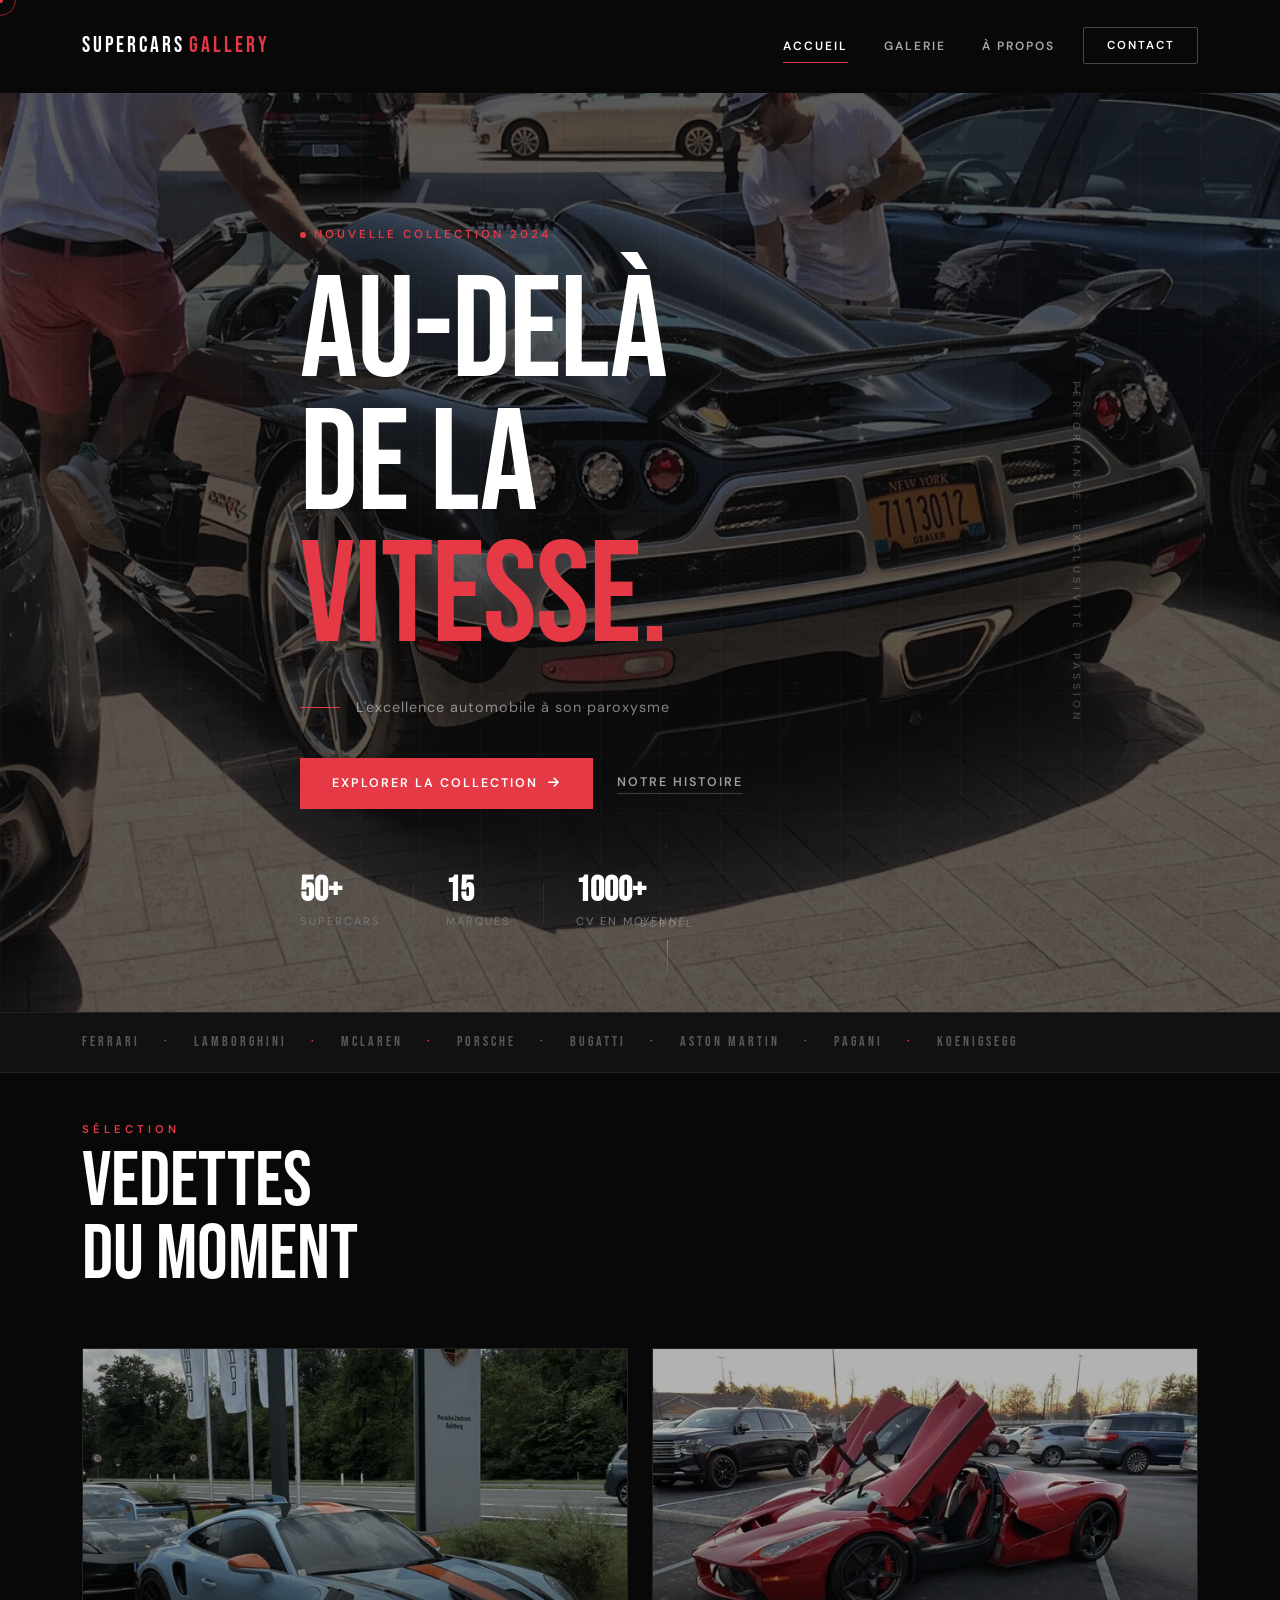
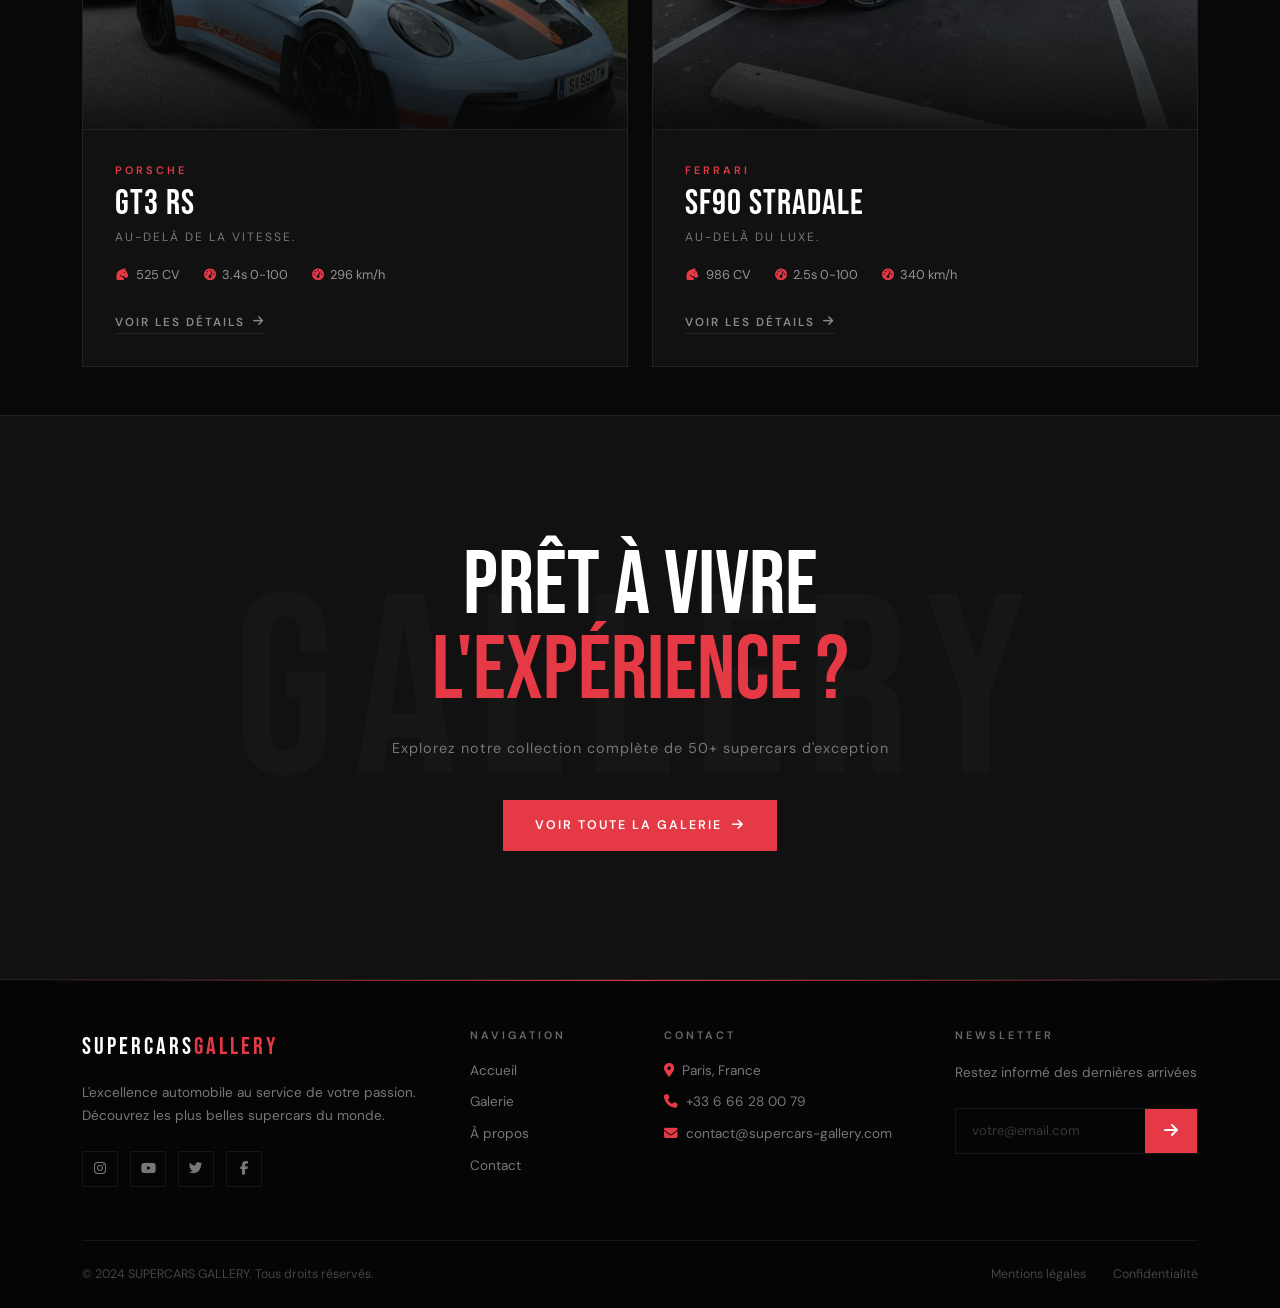
<file: index.html>
<!DOCTYPE html>
<html lang="fr">
<head>
    <meta charset="UTF-8">
    <meta name="viewport" content="width=device-width, initial-scale=1.0">
    <title>SUPERCARS GALLERY - Accueil</title>
    <link href="https://cdn.jsdelivr.net/npm/bootstrap@5.3.0/dist/css/bootstrap.min.css" rel="stylesheet">
    <link rel="stylesheet" href="https://cdnjs.cloudflare.com/ajax/libs/font-awesome/6.4.0/css/all.min.css">
    <link href="https://unpkg.com/aos@2.3.1/dist/aos.css" rel="stylesheet">
    <link rel="preconnect" href="https://fonts.googleapis.com">
    <link rel="preconnect" href="https://fonts.gstatic.com" crossorigin>
    <link href="https://fonts.googleapis.com/css2?family=Bebas+Neue&family=DM+Sans:wght@300;400;500;600&family=Barlow+Condensed:wght@700;800;900&display=swap" rel="stylesheet">
    <link rel="stylesheet" href="styles.css">
</head>
<body>

<!-- Cursor custom -->
<div class="cursor-dot"></div>
<div class="cursor-outline"></div>

<!-- Navigation -->
<nav class="navbar navbar-expand-lg navbar-dark sticky-top" id="mainNav">
    <div class="container">
        <a class="navbar-brand" href="index.html">
            <span class="brand-logo">SUPERCARS</span><span class="brand-accent">GALLERY</span>
        </a>
        <button class="navbar-toggler border-0" type="button" data-bs-toggle="collapse" data-bs-target="#navbarNav">
            <span class="navbar-toggler-icon"></span>
        </button>
        <div class="collapse navbar-collapse" id="navbarNav">
            <ul class="navbar-nav ms-auto align-items-center gap-1">
                <li class="nav-item">
                    <a class="nav-link active" href="index.html">Accueil</a>
                </li>
                <li class="nav-item">
                    <a class="nav-link" href="gallery.html">Galerie</a>
                </li>
                <li class="nav-item">
                    <a class="nav-link" href="about.html">À propos</a>
                </li>
                <li class="nav-item ms-2">
                    <a class="nav-cta" href="contact.html">Contact</a>
                </li>
            </ul>
        </div>
    </div>
</nav>

<!-- Hero Section -->
<section class="hero-section">
    <div class="hero-bg" style="background-image: url('hero-gtr.jpg')"></div>
    <div class="hero-noise"></div>
    <div class="hero-grid"></div>

    <!-- Éléments décoratifs -->
    <div class="hero-side-text">PERFORMANCE · EXCLUSIVITÉ · PASSION</div>
    <div class="hero-speed-lines">
        <span></span><span></span><span></span><span></span><span></span>
    </div>

    <div class="container hero-content">
        <div class="hero-tag" data-aos="fade-right" data-aos-duration="800">
            <span class="tag-dot"></span> Nouvelle Collection 2024
        </div>
        <h1 class="hero-title" data-aos="fade-up" data-aos-duration="1000" data-aos-delay="100">
            AU-DELÀ<br>DE LA<br><em>VITESSE.</em>
        </h1>
        <div class="hero-sub" data-aos="fade-up" data-aos-duration="800" data-aos-delay="300">
            <div class="hero-divider"></div>
            <p>L'excellence automobile à son paroxysme</p>
        </div>
        <div class="hero-actions" data-aos="fade-up" data-aos-duration="800" data-aos-delay="500">
            <a href="gallery.html" class="btn-hero-primary">
                <span>Explorer la collection</span>
                <i class="fas fa-arrow-right"></i>
            </a>
            <a href="about.html" class="btn-hero-ghost">Notre histoire</a>
        </div>
        <div class="hero-stats" data-aos="fade-up" data-aos-duration="800" data-aos-delay="700">
            <div class="hstat">
                <strong>50+</strong>
                <span>Supercars</span>
            </div>
            <div class="hstat-divider"></div>
            <div class="hstat">
                <strong>15</strong>
                <span>Marques</span>
            </div>
            <div class="hstat-divider"></div>
            <div class="hstat">
                <strong>1000+</strong>
                <span>CV en moyenne</span>
            </div>
        </div>
    </div>

    <div class="hero-scroll-hint">
        <span>Scroll</span>
        <div class="scroll-line"></div>
    </div>
</section>

<!-- Section intro marques -->
<section class="brands-strip">
    <div class="container">
        <div class="brands-track">
            <span>Ferrari</span>
            <span class="dot">·</span>
            <span>Lamborghini</span>
            <span class="dot">·</span>
            <span>McLaren</span>
            <span class="dot">·</span>
            <span>Porsche</span>
            <span class="dot">·</span>
            <span>Bugatti</span>
            <span class="dot">·</span>
            <span>Aston Martin</span>
            <span class="dot">·</span>
            <span>Pagani</span>
            <span class="dot">·</span>
            <span>Koenigsegg</span>
        </div>
    </div>
</section>

<!-- Section Cartes Premium -->
<section class="py-5 featured-section">
    <div class="container">
        <div class="section-header" data-aos="fade-up">
            <span class="section-label">Sélection</span>
            <h2 class="section-title">VEDETTES<br>DU MOMENT</h2>
        </div>

        <div class="row g-4 mt-4">
            <!-- Carte GT3RS -->
            <div class="col-md-6" data-aos="fade-right" data-aos-duration="1000">
                <div class="featured-card">
                    <div class="featured-img-wrap">
                        <img src="gt3rs.jpg" alt="Porsche GT3RS">
                        <div class="featured-overlay"></div>
                    </div>
                    <div class="featured-info">
                        <div class="featured-brand">Porsche</div>
                        <h3>GT3 RS</h3>
                        <p class="featured-tagline">AU-DELÀ DE LA VITESSE.</p>
                        <div class="featured-specs">
                            <span><i class="fas fa-horse-head"></i> 525 CV</span>
                            <span><i class="fas fa-gauge-high"></i> 3.4s 0-100</span>
                            <span><i class="fas fa-tachometer-alt"></i> 296 km/h</span>
                        </div>
                        <a href="gallery.html" class="featured-btn">Voir les détails <i class="fas fa-arrow-right"></i></a>
                    </div>
                </div>
            </div>

            <!-- Carte Ferrari -->
            <div class="col-md-6" data-aos="fade-left" data-aos-duration="1000">
                <div class="featured-card">
                    <div class="featured-img-wrap">
                        <img src="ferrari.jpg" alt="Ferrari">
                        <div class="featured-overlay"></div>
                    </div>
                    <div class="featured-info">
                        <div class="featured-brand">Ferrari</div>
                        <h3>SF90 Stradale</h3>
                        <p class="featured-tagline">AU-DELÀ DU LUXE.</p>
                        <div class="featured-specs">
                            <span><i class="fas fa-horse-head"></i> 986 CV</span>
                            <span><i class="fas fa-gauge-high"></i> 2.5s 0-100</span>
                            <span><i class="fas fa-tachometer-alt"></i> 340 km/h</span>
                        </div>
                        <a href="gallery.html" class="featured-btn">Voir les détails <i class="fas fa-arrow-right"></i></a>
                    </div>
                </div>
            </div>
        </div>
    </div>
</section>

<!-- Section CTA -->
<section class="cta-section" data-aos="fade-up">
    <div class="cta-bg-text">GALLERY</div>
    <div class="container text-center">
        <h2 class="cta-title">PRÊT À VIVRE<br><em>L'EXPÉRIENCE ?</em></h2>
        <p class="cta-sub">Explorez notre collection complète de 50+ supercars d'exception</p>
        <a href="gallery.html" class="btn-hero-primary">
            <span>Voir toute la galerie</span>
            <i class="fas fa-arrow-right"></i>
        </a>
    </div>
</section>

<!-- Footer -->
<footer class="site-footer">
    <div class="footer-top-line"></div>
    <div class="container">
        <div class="row g-5 py-5">
            <div class="col-md-4">
                <div class="footer-brand">SUPERCARS<span>GALLERY</span></div>
                <p class="footer-desc">L'excellence automobile au service de votre passion. Découvrez les plus belles supercars du monde.</p>
                <div class="footer-social">
                    <a href="#"><i class="fab fa-instagram"></i></a>
                    <a href="#"><i class="fab fa-youtube"></i></a>
                    <a href="#"><i class="fab fa-twitter"></i></a>
                    <a href="#"><i class="fab fa-facebook-f"></i></a>
                </div>
            </div>
            <div class="col-md-2">
                <h6 class="footer-heading">Navigation</h6>
                <ul class="footer-links">
                    <li><a href="index.html">Accueil</a></li>
                    <li><a href="gallery.html">Galerie</a></li>
                    <li><a href="about.html">À propos</a></li>
                    <li><a href="contact.html">Contact</a></li>
                </ul>
            </div>
            <div class="col-md-3">
                <h6 class="footer-heading">Contact</h6>
                <ul class="footer-links">
                    <li><i class="fas fa-map-marker-alt me-2 text-accent"></i>Paris, France</li>
                    <li><i class="fas fa-phone me-2 text-accent"></i>+33 6 66 28 00 79</li>
                    <li><i class="fas fa-envelope me-2 text-accent"></i>contact@supercars-gallery.com</li>
                </ul>
            </div>
            <div class="col-md-3">
                <h6 class="footer-heading">Newsletter</h6>
                <p class="footer-desc">Restez informé des dernières arrivées</p>
                <div class="footer-newsletter">
                    <input type="email" placeholder="votre@email.com">
                    <button><i class="fas fa-arrow-right"></i></button>
                </div>
            </div>
        </div>
        <div class="footer-bottom">
            <span>&copy; 2024 SUPERCARS GALLERY. Tous droits réservés.</span>
            <div>
                <a href="#">Mentions légales</a>
                <a href="#">Confidentialité</a>
            </div>
        </div>
    </div>
</footer>

<script src="https://cdn.jsdelivr.net/npm/bootstrap@5.3.0/dist/js/bootstrap.bundle.min.js"></script>
<script src="https://unpkg.com/aos@2.3.1/dist/aos.js"></script>
<script>
    AOS.init({ once: true, offset: 60 });

    // Navbar scroll effect
    const nav = document.getElementById('mainNav');
    window.addEventListener('scroll', () => {
        nav.classList.toggle('scrolled', window.scrollY > 60);
    });

    // Custom cursor
    const dot = document.querySelector('.cursor-dot');
    const outline = document.querySelector('.cursor-outline');
    let mouseX = 0, mouseY = 0, outX = 0, outY = 0;

    window.addEventListener('mousemove', e => {
        mouseX = e.clientX; mouseY = e.clientY;
        dot.style.left = mouseX + 'px';
        dot.style.top = mouseY + 'px';
    });

    function animCursor() {
        outX += (mouseX - outX) * 0.12;
        outY += (mouseY - outY) * 0.12;
        outline.style.left = outX + 'px';
        outline.style.top = outY + 'px';
        requestAnimationFrame(animCursor);
    }
    animCursor();

    document.querySelectorAll('a, button').forEach(el => {
        el.addEventListener('mouseenter', () => outline.classList.add('hovered'));
        el.addEventListener('mouseleave', () => outline.classList.remove('hovered'));
    });

    // Counter animation
    function animateCount(el, target, duration = 1500) {
        let start = 0;
        const step = target / (duration / 16);
        const timer = setInterval(() => {
            start += step;
            if (start >= target) { el.textContent = target + (el.dataset.suffix || ''); clearInterval(timer); }
            else el.textContent = Math.floor(start) + (el.dataset.suffix || '');
        }, 16);
    }

    const observer = new IntersectionObserver(entries => {
        entries.forEach(e => {
            if (e.isIntersecting) {
                e.target.querySelectorAll('[data-count]').forEach(el => {
                    animateCount(el, parseInt(el.dataset.count));
                });
                observer.unobserve(e.target);
            }
        });
    }, { threshold: 0.5 });

    document.querySelectorAll('.hero-stats').forEach(el => observer.observe(el));
</script>
</body>
</html>
</file>
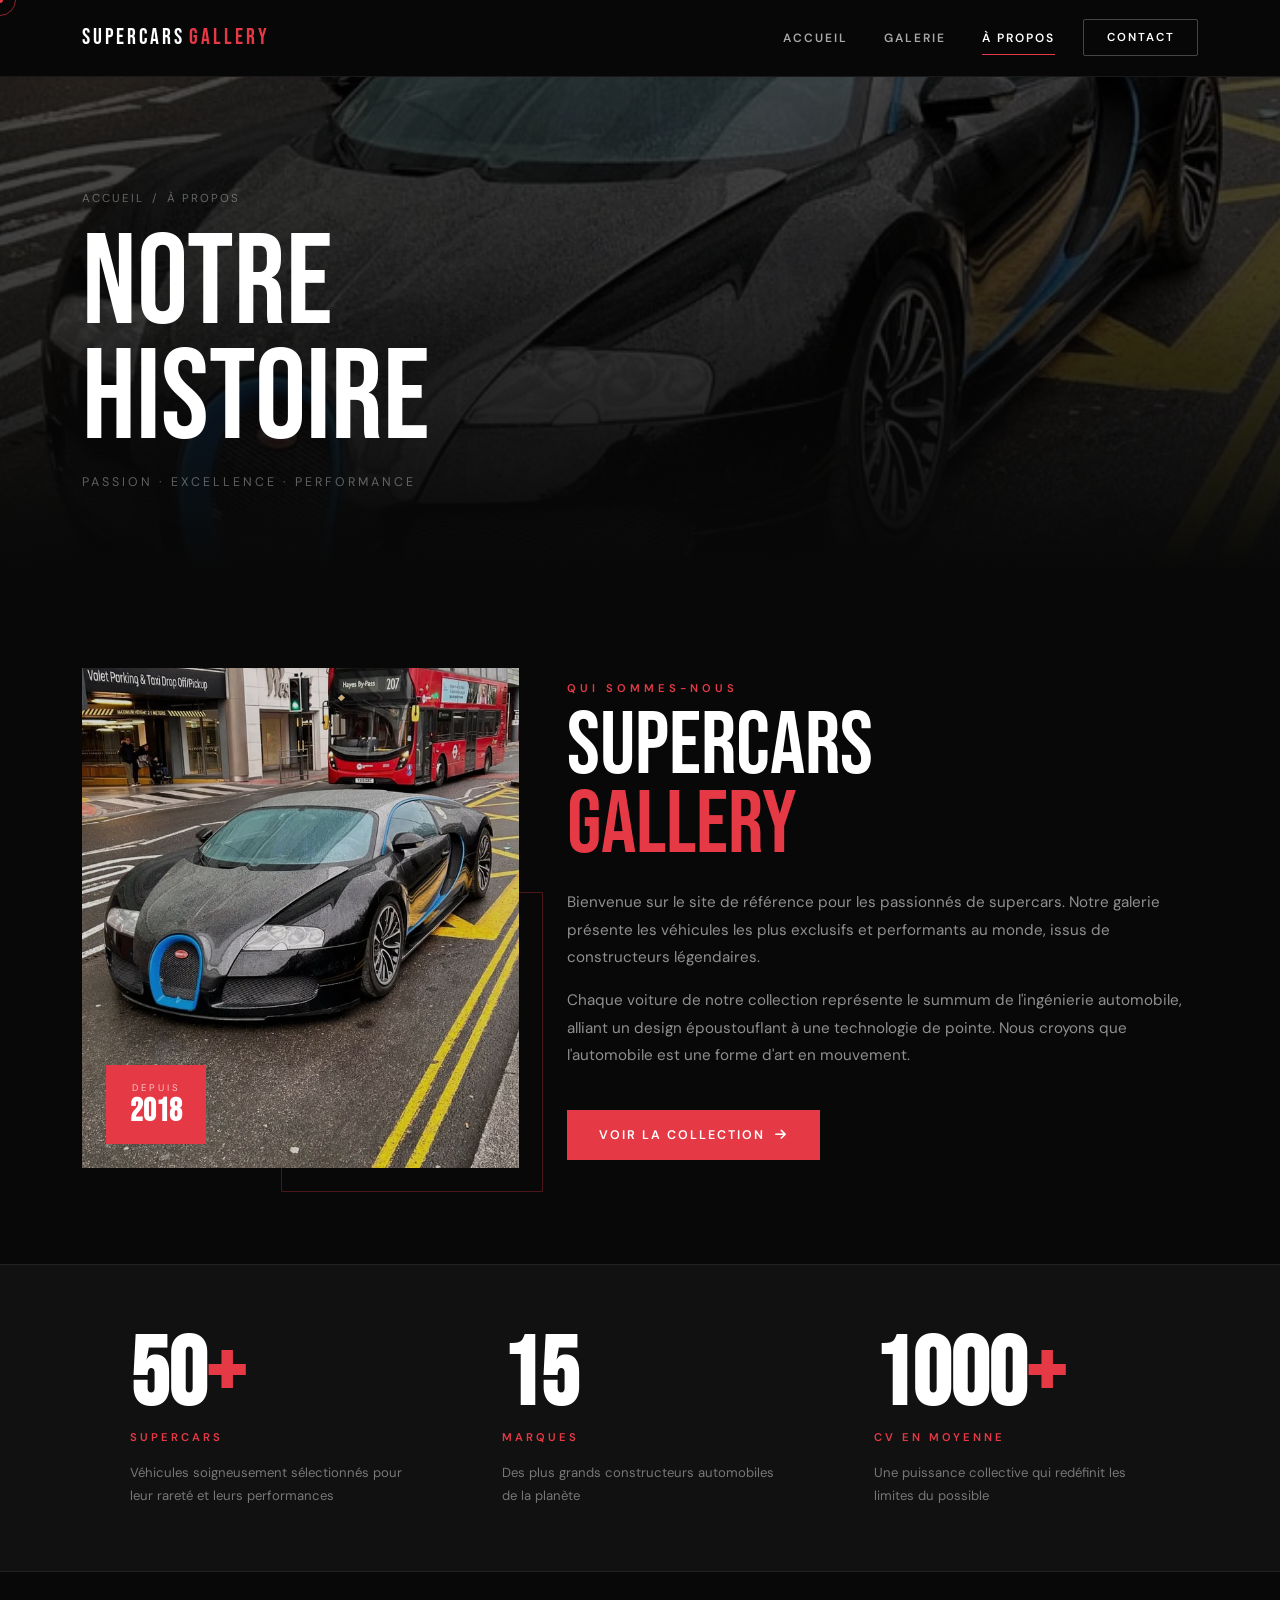
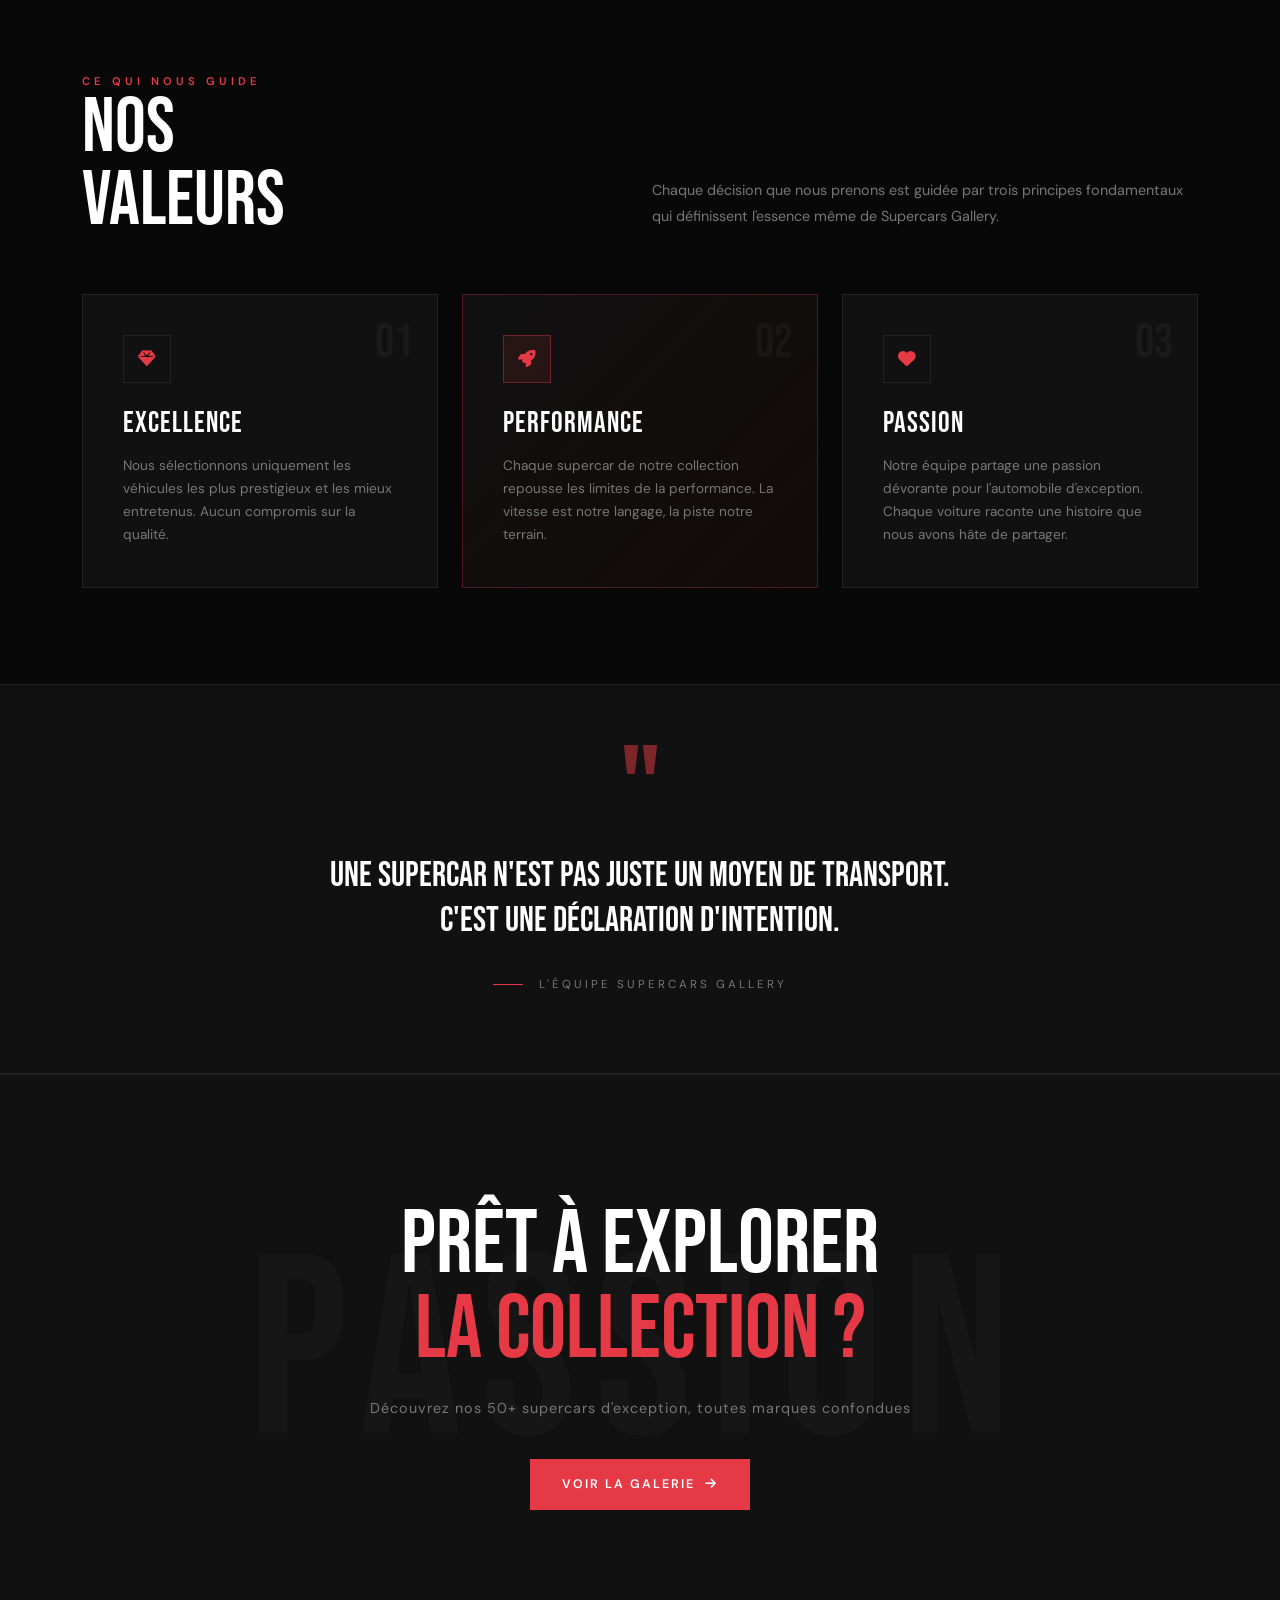
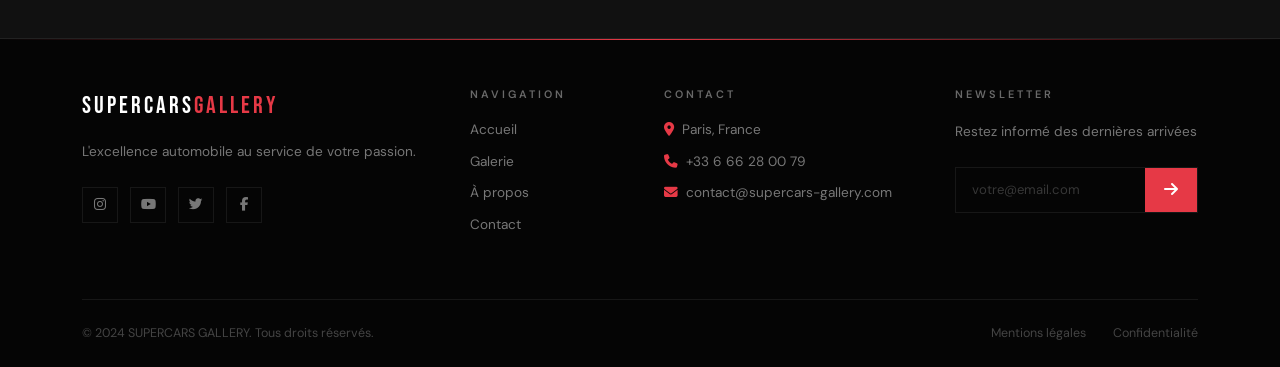
<file: about.html>
<!DOCTYPE html>
<html lang="fr">
<head>
    <meta charset="UTF-8">
    <meta name="viewport" content="width=device-width, initial-scale=1.0">
    <title>À propos - SUPERCARS GALLERY</title>
    <link href="https://cdn.jsdelivr.net/npm/bootstrap@5.3.0/dist/css/bootstrap.min.css" rel="stylesheet">
    <link rel="stylesheet" href="https://cdnjs.cloudflare.com/ajax/libs/font-awesome/6.4.0/css/all.min.css">
    <link href="https://unpkg.com/aos@2.3.1/dist/aos.css" rel="stylesheet">
    <link rel="preconnect" href="https://fonts.googleapis.com">
    <link rel="preconnect" href="https://fonts.gstatic.com" crossorigin>
    <link href="https://fonts.googleapis.com/css2?family=Bebas+Neue&family=DM+Sans:wght@300;400;500;600&family=Barlow+Condensed:wght@700;800;900&display=swap" rel="stylesheet">
    <link rel="stylesheet" href="styles.css">
</head>
<body>

<div class="cursor-dot"></div>
<div class="cursor-outline"></div>

<!-- Navigation -->
<nav class="navbar navbar-expand-lg navbar-dark sticky-top scrolled" id="mainNav">
    <div class="container">
        <a class="navbar-brand" href="index.html">
            <span class="brand-logo">SUPERCARS</span><span class="brand-accent">GALLERY</span>
        </a>
        <button class="navbar-toggler border-0" type="button" data-bs-toggle="collapse" data-bs-target="#navbarNav">
            <span class="navbar-toggler-icon"></span>
        </button>
        <div class="collapse navbar-collapse" id="navbarNav">
            <ul class="navbar-nav ms-auto align-items-center gap-1">
                <li class="nav-item"><a class="nav-link" href="index.html">Accueil</a></li>
                <li class="nav-item"><a class="nav-link" href="gallery.html">Galerie</a></li>
                <li class="nav-item"><a class="nav-link active" href="about.html">À propos</a></li>
                <li class="nav-item ms-2"><a class="nav-cta" href="contact.html">Contact</a></li>
            </ul>
        </div>
    </div>
</nav>

<!-- Page Header -->
<section class="page-header">
    <div class="page-header-bg" style="background-image: url('about-luxury-car.jpg')"></div>
    <div class="page-header-overlay"></div>
    <div class="container page-header-content">
        <div class="page-breadcrumb" data-aos="fade-right">
            <a href="index.html">Accueil</a>
            <span>/</span>
            <span>À propos</span>
        </div>
        <h1 class="page-header-title" data-aos="fade-up" data-aos-delay="100">
            NOTRE<br>HISTOIRE
        </h1>
        <p class="page-header-sub" data-aos="fade-up" data-aos-delay="200">Passion · Excellence · Performance</p>
    </div>
</section>

<!-- Section intro -->
<section class="about-intro">
    <div class="container">
        <div class="row align-items-center g-5">
            <div class="col-lg-5" data-aos="fade-right" data-aos-duration="900">
                <div class="about-img-wrap">
                    <img src="about-luxury-car.jpg" alt="Luxury Car">
                    <div class="about-img-accent"></div>
                    <div class="about-img-label">
                        <span>Depuis</span>
                        <strong>2018</strong>
                    </div>
                </div>
            </div>
            <div class="col-lg-7" data-aos="fade-left" data-aos-duration="900">
                <span class="section-label">Qui sommes-nous</span>
                <h2 class="about-title">SUPERCARS<br><em>GALLERY</em></h2>
                <div class="about-text">
                    <p>Bienvenue sur le site de référence pour les passionnés de supercars. Notre galerie présente les véhicules les plus exclusifs et performants au monde, issus de constructeurs légendaires.</p>
                    <p>Chaque voiture de notre collection représente le summum de l'ingénierie automobile, alliant un design époustouflant à une technologie de pointe. Nous croyons que l'automobile est une forme d'art en mouvement.</p>
                </div>
                <a href="gallery.html" class="btn-hero-primary mt-4">
                    <span>Voir la collection</span>
                    <i class="fas fa-arrow-right"></i>
                </a>
            </div>
        </div>
    </div>
</section>

<!-- Stats -->
<section class="about-stats">
    <div class="container">
        <div class="row g-0">
            <div class="col-md-4" data-aos="fade-up" data-aos-delay="0">
                <div class="astat">
                    <strong class="astat-num">50<span>+</span></strong>
                    <span class="astat-label">Supercars</span>
                    <p class="astat-desc">Véhicules soigneusement sélectionnés pour leur rareté et leurs performances</p>
                </div>
            </div>
            <div class="col-md-4" data-aos="fade-up" data-aos-delay="100">
                <div class="astat astat-center">
                    <strong class="astat-num">15</strong>
                    <span class="astat-label">Marques</span>
                    <p class="astat-desc">Des plus grands constructeurs automobiles de la planète</p>
                </div>
            </div>
            <div class="col-md-4" data-aos="fade-up" data-aos-delay="200">
                <div class="astat">
                    <strong class="astat-num">1000<span>+</span></strong>
                    <span class="astat-label">CV en moyenne</span>
                    <p class="astat-desc">Une puissance collective qui redéfinit les limites du possible</p>
                </div>
            </div>
        </div>
    </div>
</section>

<!-- Valeurs -->
<section class="about-values">
    <div class="container">
        <div class="row align-items-end mb-5">
            <div class="col-lg-6" data-aos="fade-right">
                <span class="section-label">Ce qui nous guide</span>
                <h2 class="section-title">NOS<br>VALEURS</h2>
            </div>
            <div class="col-lg-6" data-aos="fade-left">
                <p class="text-muted-custom">Chaque décision que nous prenons est guidée par trois principes fondamentaux qui définissent l'essence même de Supercars Gallery.</p>
            </div>
        </div>

        <div class="row g-4">
            <div class="col-md-4" data-aos="fade-up" data-aos-delay="0">
                <div class="value-card">
                    <div class="value-icon">
                        <i class="fas fa-gem"></i>
                    </div>
                    <div class="value-num">01</div>
                    <h3>Excellence</h3>
                    <p>Nous sélectionnons uniquement les véhicules les plus prestigieux et les mieux entretenus. Aucun compromis sur la qualité.</p>
                </div>
            </div>
            <div class="col-md-4" data-aos="fade-up" data-aos-delay="100">
                <div class="value-card value-card-accent">
                    <div class="value-icon">
                        <i class="fas fa-rocket"></i>
                    </div>
                    <div class="value-num">02</div>
                    <h3>Performance</h3>
                    <p>Chaque supercar de notre collection repousse les limites de la performance. La vitesse est notre langage, la piste notre terrain.</p>
                </div>
            </div>
            <div class="col-md-4" data-aos="fade-up" data-aos-delay="200">
                <div class="value-card">
                    <div class="value-icon">
                        <i class="fas fa-heart"></i>
                    </div>
                    <div class="value-num">03</div>
                    <h3>Passion</h3>
                    <p>Notre équipe partage une passion dévorante pour l'automobile d'exception. Chaque voiture raconte une histoire que nous avons hâte de partager.</p>
                </div>
            </div>
        </div>
    </div>
</section>

<!-- Quote section -->
<section class="about-quote" data-aos="fade-up">
    <div class="container">
        <div class="quote-block">
            <div class="quote-mark">"</div>
            <blockquote>
                Une supercar n'est pas juste un moyen de transport.<br>C'est une déclaration d'intention.
            </blockquote>
            <div class="quote-author">
                <div class="quote-line"></div>
                <span>L'équipe Supercars Gallery</span>
            </div>
        </div>
    </div>
</section>

<!-- CTA -->
<section class="cta-section" data-aos="fade-up">
    <div class="cta-bg-text">PASSION</div>
    <div class="container text-center">
        <h2 class="cta-title">PRÊT À EXPLORER<br><em>LA COLLECTION ?</em></h2>
        <p class="cta-sub">Découvrez nos 50+ supercars d'exception, toutes marques confondues</p>
        <a href="gallery.html" class="btn-hero-primary">
            <span>Voir la galerie</span>
            <i class="fas fa-arrow-right"></i>
        </a>
    </div>
</section>

<!-- Footer -->
<footer class="site-footer">
    <div class="footer-top-line"></div>
    <div class="container">
        <div class="row g-5 py-5">
            <div class="col-md-4">
                <div class="footer-brand">SUPERCARS<span>GALLERY</span></div>
                <p class="footer-desc">L'excellence automobile au service de votre passion.</p>
                <div class="footer-social">
                    <a href="#"><i class="fab fa-instagram"></i></a>
                    <a href="#"><i class="fab fa-youtube"></i></a>
                    <a href="#"><i class="fab fa-twitter"></i></a>
                    <a href="#"><i class="fab fa-facebook-f"></i></a>
                </div>
            </div>
            <div class="col-md-2">
                <h6 class="footer-heading">Navigation</h6>
                <ul class="footer-links">
                    <li><a href="index.html">Accueil</a></li>
                    <li><a href="gallery.html">Galerie</a></li>
                    <li><a href="about.html">À propos</a></li>
                    <li><a href="contact.html">Contact</a></li>
                </ul>
            </div>
            <div class="col-md-3">
                <h6 class="footer-heading">Contact</h6>
                <ul class="footer-links">
                    <li><i class="fas fa-map-marker-alt me-2 text-accent"></i>Paris, France</li>
                    <li><i class="fas fa-phone me-2 text-accent"></i>+33 6 66 28 00 79</li>
                    <li><i class="fas fa-envelope me-2 text-accent"></i>contact@supercars-gallery.com</li>
                </ul>
            </div>
            <div class="col-md-3">
                <h6 class="footer-heading">Newsletter</h6>
                <p class="footer-desc">Restez informé des dernières arrivées</p>
                <div class="footer-newsletter">
                    <input type="email" placeholder="votre@email.com">
                    <button><i class="fas fa-arrow-right"></i></button>
                </div>
            </div>
        </div>
        <div class="footer-bottom">
            <span>&copy; 2024 SUPERCARS GALLERY. Tous droits réservés.</span>
            <div>
                <a href="#">Mentions légales</a>
                <a href="#">Confidentialité</a>
            </div>
        </div>
    </div>
</footer>

<script src="https://cdn.jsdelivr.net/npm/bootstrap@5.3.0/dist/js/bootstrap.bundle.min.js"></script>
<script src="https://unpkg.com/aos@2.3.1/dist/aos.js"></script>
<script>
    AOS.init({ once: true, offset: 60 });

    const dot = document.querySelector('.cursor-dot');
    const outline = document.querySelector('.cursor-outline');
    let mouseX = 0, mouseY = 0, outX = 0, outY = 0;
    window.addEventListener('mousemove', e => {
        mouseX = e.clientX; mouseY = e.clientY;
        dot.style.left = mouseX + 'px'; dot.style.top = mouseY + 'px';
    });
    function animCursor() {
        outX += (mouseX - outX) * 0.12; outY += (mouseY - outY) * 0.12;
        outline.style.left = outX + 'px'; outline.style.top = outY + 'px';
        requestAnimationFrame(animCursor);
    }
    animCursor();
    document.querySelectorAll('a, button').forEach(el => {
        el.addEventListener('mouseenter', () => outline.classList.add('hovered'));
        el.addEventListener('mouseleave', () => outline.classList.remove('hovered'));
    });
</script>
</body>
</html>
</file>
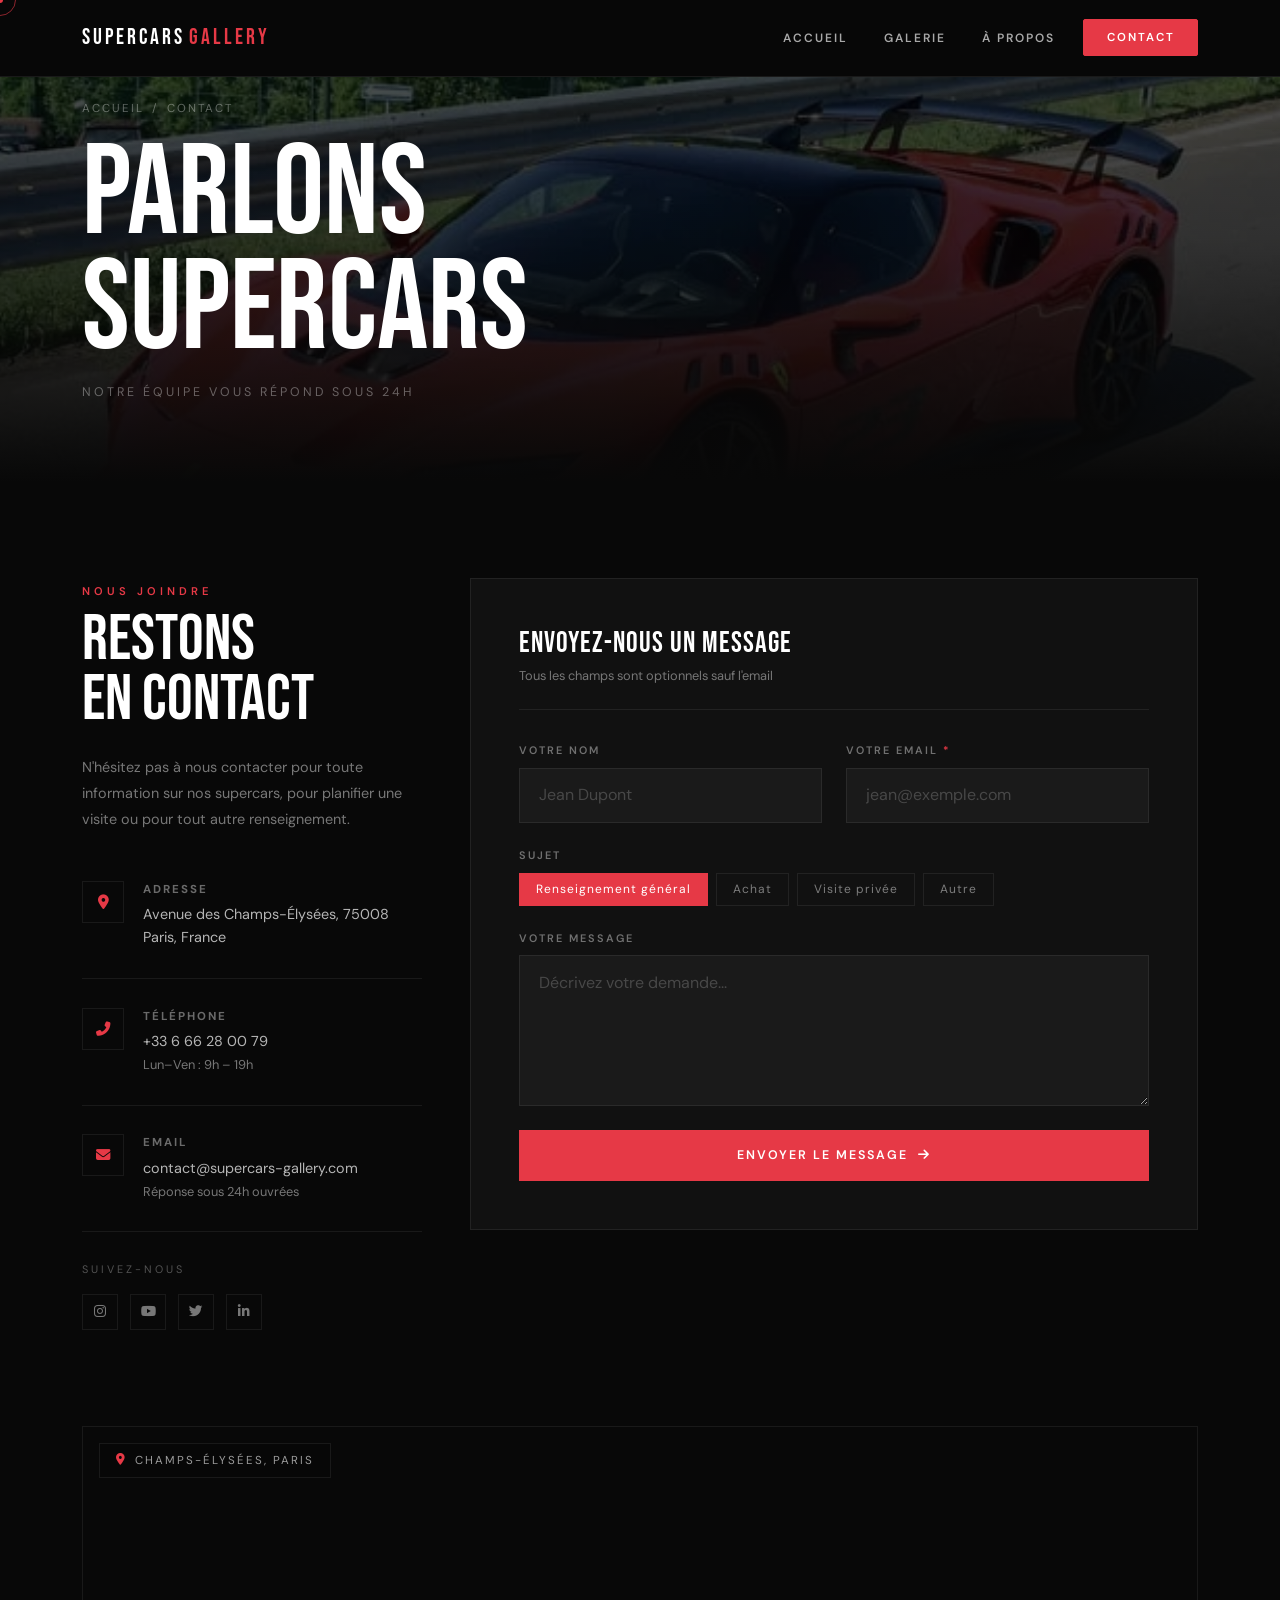
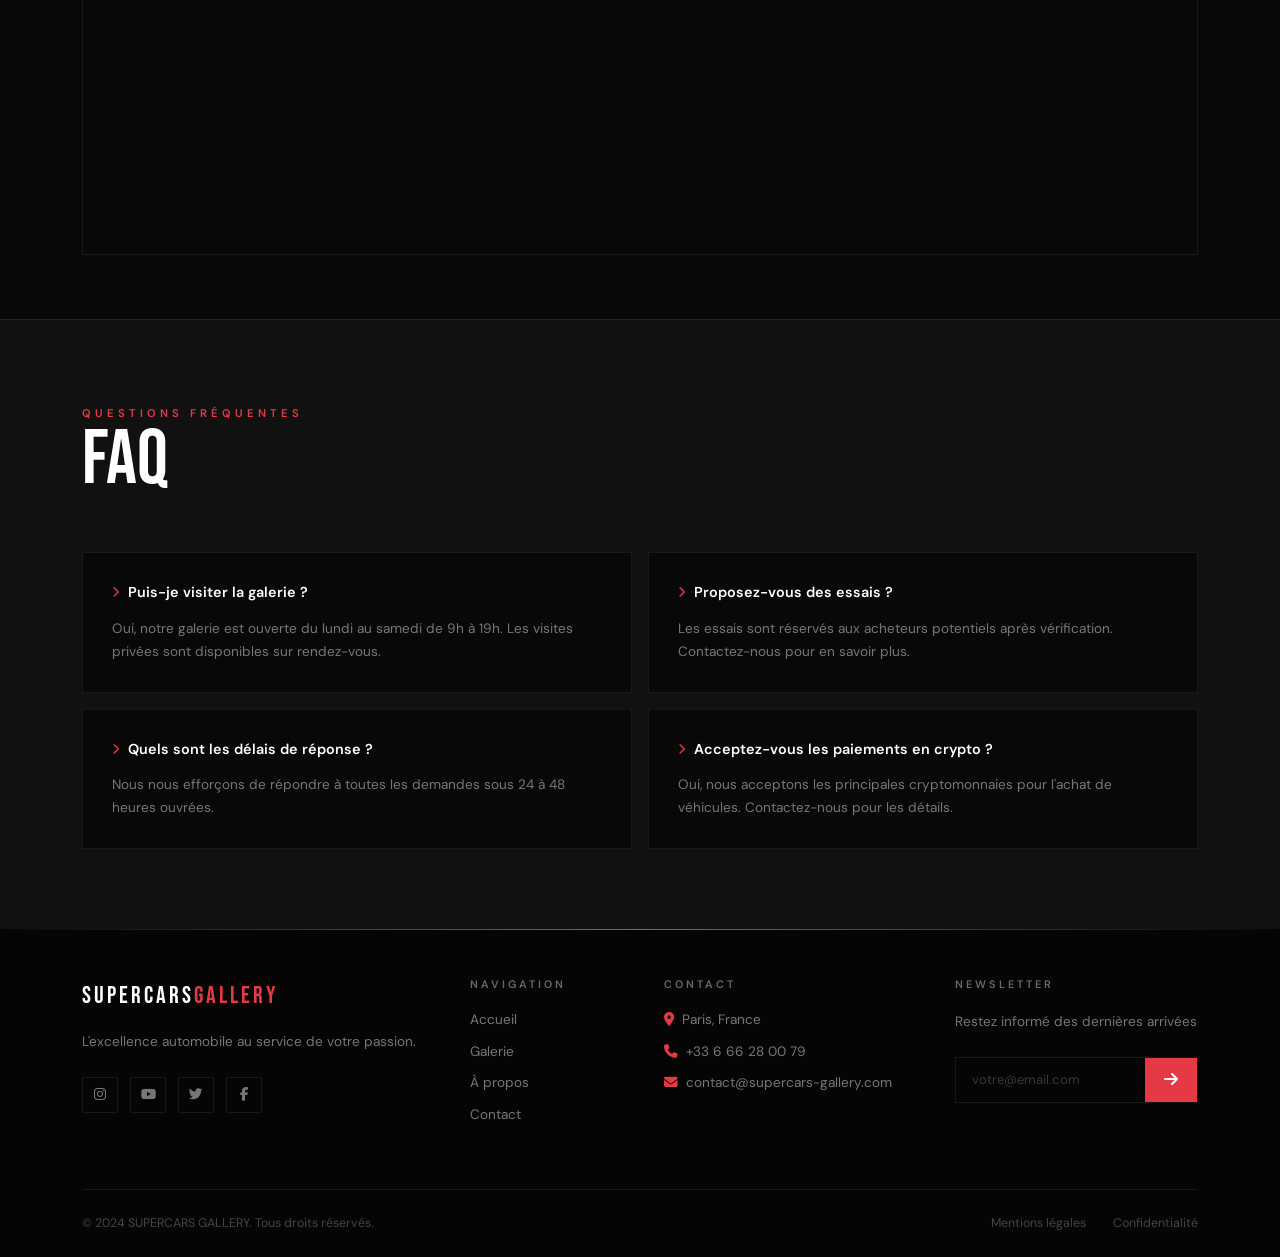
<file: contact.html>
<!DOCTYPE html>
<html lang="fr">
<head>
    <meta charset="UTF-8">
    <meta name="viewport" content="width=device-width, initial-scale=1.0">
    <title>Contact - SUPERCARS GALLERY</title>
    <link href="https://cdn.jsdelivr.net/npm/bootstrap@5.3.0/dist/css/bootstrap.min.css" rel="stylesheet">
    <link rel="stylesheet" href="https://cdnjs.cloudflare.com/ajax/libs/font-awesome/6.4.0/css/all.min.css">
    <link href="https://unpkg.com/aos@2.3.1/dist/aos.css" rel="stylesheet">
    <link rel="preconnect" href="https://fonts.googleapis.com">
    <link rel="preconnect" href="https://fonts.gstatic.com" crossorigin>
    <link href="https://fonts.googleapis.com/css2?family=Bebas+Neue&family=DM+Sans:wght@300;400;500;600&family=Barlow+Condensed:wght@700;800;900&display=swap" rel="stylesheet">
    <link rel="stylesheet" href="styles.css">
</head>
<body>

<div class="cursor-dot"></div>
<div class="cursor-outline"></div>

<!-- Navigation -->
<nav class="navbar navbar-expand-lg navbar-dark sticky-top scrolled" id="mainNav">
    <div class="container">
        <a class="navbar-brand" href="index.html">
            <span class="brand-logo">SUPERCARS</span><span class="brand-accent">GALLERY</span>
        </a>
        <button class="navbar-toggler border-0" type="button" data-bs-toggle="collapse" data-bs-target="#navbarNav">
            <span class="navbar-toggler-icon"></span>
        </button>
        <div class="collapse navbar-collapse" id="navbarNav">
            <ul class="navbar-nav ms-auto align-items-center gap-1">
                <li class="nav-item"><a class="nav-link" href="index.html">Accueil</a></li>
                <li class="nav-item"><a class="nav-link" href="gallery.html">Galerie</a></li>
                <li class="nav-item"><a class="nav-link" href="about.html">À propos</a></li>
                <li class="nav-item ms-2"><a class="nav-cta active-cta" href="contact.html">Contact</a></li>
            </ul>
        </div>
    </div>
</nav>

<!-- Page Header -->
<section class="page-header page-header-short">
    <div class="page-header-bg" style="background-image: url('ferrari-sf90-stradale.jpg')"></div>
    <div class="page-header-overlay"></div>
    <div class="container page-header-content">
        <div class="page-breadcrumb" data-aos="fade-right">
            <a href="index.html">Accueil</a>
            <span>/</span>
            <span>Contact</span>
        </div>
        <h1 class="page-header-title" data-aos="fade-up" data-aos-delay="100">
            PARLONS<br>SUPERCARS
        </h1>
        <p class="page-header-sub" data-aos="fade-up" data-aos-delay="200">Notre équipe vous répond sous 24h</p>
    </div>
</section>

<!-- Contact principal -->
<section class="contact-section">
    <div class="container">
        <div class="row g-5">

            <!-- Infos -->
            <div class="col-lg-4" data-aos="fade-right" data-aos-duration="800">
                <span class="section-label">Nous joindre</span>
                <h2 class="contact-title">RESTONS<br>EN CONTACT</h2>
                <p class="text-muted-custom mb-5">N'hésitez pas à nous contacter pour toute information sur nos supercars, pour planifier une visite ou pour tout autre renseignement.</p>

                <div class="contact-info-item">
                    <div class="cinfo-icon"><i class="fas fa-map-marker-alt"></i></div>
                    <div>
                        <strong>Adresse</strong>
                        <p>Avenue des Champs-Élysées, 75008<br>Paris, France</p>
                    </div>
                </div>

                <div class="contact-info-item">
                    <div class="cinfo-icon"><i class="fas fa-phone-alt"></i></div>
                    <div>
                        <strong>Téléphone</strong>
                        <p>+33 6 66 28 00 79<br><span class="text-muted-sm">Lun–Ven : 9h – 19h</span></p>
                    </div>
                </div>

                <div class="contact-info-item">
                    <div class="cinfo-icon"><i class="fas fa-envelope"></i></div>
                    <div>
                        <strong>Email</strong>
                        <p>contact@supercars-gallery.com<br><span class="text-muted-sm">Réponse sous 24h ouvrées</span></p>
                    </div>
                </div>

                <div class="contact-social-label">Suivez-nous</div>
                <div class="footer-social">
                    <a href="#"><i class="fab fa-instagram"></i></a>
                    <a href="#"><i class="fab fa-youtube"></i></a>
                    <a href="#"><i class="fab fa-twitter"></i></a>
                    <a href="#"><i class="fab fa-linkedin-in"></i></a>
                </div>
            </div>

            <!-- Formulaire -->
            <div class="col-lg-8" data-aos="fade-left" data-aos-duration="800">
                <div class="contact-form-wrap">
                    <div class="contact-form-header">
                        <h3>Envoyez-nous un message</h3>
                        <p>Tous les champs sont optionnels sauf l'email</p>
                    </div>

                    <div id="successMsg" class="contact-success" style="display:none">
                        <i class="fas fa-check-circle"></i>
                        Message envoyé ! Nous vous répondrons sous 24h.
                    </div>

                    <form id="contactForm">
                        <div class="row g-4">
                            <div class="col-md-6">
                                <div class="form-field">
                                    <label>Votre nom</label>
                                    <input type="text" class="form-control" placeholder="Jean Dupont">
                                </div>
                            </div>
                            <div class="col-md-6">
                                <div class="form-field">
                                    <label>Votre email <span class="required">*</span></label>
                                    <input type="email" class="form-control" placeholder="jean@exemple.com" required>
                                </div>
                            </div>
                            <div class="col-12">
                                <div class="form-field">
                                    <label>Sujet</label>
                                    <div class="subject-pills">
                                        <button type="button" class="pill active" data-val="Renseignement général">Renseignement général</button>
                                        <button type="button" class="pill" data-val="Achat">Achat</button>
                                        <button type="button" class="pill" data-val="Visite privée">Visite privée</button>
                                        <button type="button" class="pill" data-val="Autre">Autre</button>
                                    </div>
                                    <input type="hidden" id="subjectInput" value="Renseignement général">
                                </div>
                            </div>
                            <div class="col-12">
                                <div class="form-field">
                                    <label>Votre message</label>
                                    <textarea class="form-control" rows="5" placeholder="Décrivez votre demande..."></textarea>
                                </div>
                            </div>
                            <div class="col-12">
                                <button type="submit" class="contact-submit">
                                    <span>Envoyer le message</span>
                                    <i class="fas fa-arrow-right"></i>
                                </button>
                            </div>
                        </div>
                    </form>
                </div>
            </div>
        </div>
    </div>
</section>

<!-- Carte Google Maps -->
<section class="map-section">
    <div class="container">
        <div class="map-wrap" data-aos="fade-up">
            <div class="map-label">
                <i class="fas fa-map-marker-alt"></i>
                Champs-Élysées, Paris
            </div>
            <iframe
                src="https://www.google.com/maps/embed?pb=!1m18!1m12!1m3!1d2624.874102092142!2d2.335455315674153!3d48.8606110792879!2m3!1f0!2f0!3f0!3m2!1i1024!2i768!4f13.1!3m3!1m2!1s0x47e66e1f06e2b70f%3A0x40b82c3688c9460!2sParis%2C%20France!5e0!3m2!1sfr!2sfr!4v1647889012345!5m2!1sfr!2sfr"
                width="100%" height="420" style="border:0; filter: grayscale(100%) invert(90%) contrast(90%);"
                allowfullscreen="" loading="lazy">
            </iframe>
        </div>
    </div>
</section>

<!-- FAQ -->
<section class="faq-section">
    <div class="container">
        <div class="row align-items-end mb-5">
            <div class="col-lg-6" data-aos="fade-right">
                <span class="section-label">Questions fréquentes</span>
                <h2 class="section-title">FAQ</h2>
            </div>
        </div>
        <div class="row g-3">
            <div class="col-md-6" data-aos="fade-up" data-aos-delay="0">
                <div class="faq-item">
                    <div class="faq-q">
                        <i class="fas fa-chevron-right"></i>
                        Puis-je visiter la galerie ?
                    </div>
                    <p>Oui, notre galerie est ouverte du lundi au samedi de 9h à 19h. Les visites privées sont disponibles sur rendez-vous.</p>
                </div>
            </div>
            <div class="col-md-6" data-aos="fade-up" data-aos-delay="80">
                <div class="faq-item">
                    <div class="faq-q">
                        <i class="fas fa-chevron-right"></i>
                        Proposez-vous des essais ?
                    </div>
                    <p>Les essais sont réservés aux acheteurs potentiels après vérification. Contactez-nous pour en savoir plus.</p>
                </div>
            </div>
            <div class="col-md-6" data-aos="fade-up" data-aos-delay="160">
                <div class="faq-item">
                    <div class="faq-q">
                        <i class="fas fa-chevron-right"></i>
                        Quels sont les délais de réponse ?
                    </div>
                    <p>Nous nous efforçons de répondre à toutes les demandes sous 24 à 48 heures ouvrées.</p>
                </div>
            </div>
            <div class="col-md-6" data-aos="fade-up" data-aos-delay="240">
                <div class="faq-item">
                    <div class="faq-q">
                        <i class="fas fa-chevron-right"></i>
                        Acceptez-vous les paiements en crypto ?
                    </div>
                    <p>Oui, nous acceptons les principales cryptomonnaies pour l'achat de véhicules. Contactez-nous pour les détails.</p>
                </div>
            </div>
        </div>
    </div>
</section>

<!-- Footer -->
<footer class="site-footer">
    <div class="footer-top-line"></div>
    <div class="container">
        <div class="row g-5 py-5">
            <div class="col-md-4">
                <div class="footer-brand">SUPERCARS<span>GALLERY</span></div>
                <p class="footer-desc">L'excellence automobile au service de votre passion.</p>
                <div class="footer-social">
                    <a href="#"><i class="fab fa-instagram"></i></a>
                    <a href="#"><i class="fab fa-youtube"></i></a>
                    <a href="#"><i class="fab fa-twitter"></i></a>
                    <a href="#"><i class="fab fa-facebook-f"></i></a>
                </div>
            </div>
            <div class="col-md-2">
                <h6 class="footer-heading">Navigation</h6>
                <ul class="footer-links">
                    <li><a href="index.html">Accueil</a></li>
                    <li><a href="gallery.html">Galerie</a></li>
                    <li><a href="about.html">À propos</a></li>
                    <li><a href="contact.html">Contact</a></li>
                </ul>
            </div>
            <div class="col-md-3">
                <h6 class="footer-heading">Contact</h6>
                <ul class="footer-links">
                    <li><i class="fas fa-map-marker-alt me-2 text-accent"></i>Paris, France</li>
                    <li><i class="fas fa-phone me-2 text-accent"></i>+33 6 66 28 00 79</li>
                    <li><i class="fas fa-envelope me-2 text-accent"></i>contact@supercars-gallery.com</li>
                </ul>
            </div>
            <div class="col-md-3">
                <h6 class="footer-heading">Newsletter</h6>
                <p class="footer-desc">Restez informé des dernières arrivées</p>
                <div class="footer-newsletter">
                    <input type="email" placeholder="votre@email.com">
                    <button><i class="fas fa-arrow-right"></i></button>
                </div>
            </div>
        </div>
        <div class="footer-bottom">
            <span>&copy; 2024 SUPERCARS GALLERY. Tous droits réservés.</span>
            <div>
                <a href="#">Mentions légales</a>
                <a href="#">Confidentialité</a>
            </div>
        </div>
    </div>
</footer>

<script src="https://cdn.jsdelivr.net/npm/bootstrap@5.3.0/dist/js/bootstrap.bundle.min.js"></script>
<script src="https://unpkg.com/aos@2.3.1/dist/aos.js"></script>
<script>
    AOS.init({ once: true, offset: 60 });

    // Cursor
    const dot = document.querySelector('.cursor-dot');
    const outline = document.querySelector('.cursor-outline');
    let mouseX = 0, mouseY = 0, outX = 0, outY = 0;
    window.addEventListener('mousemove', e => {
        mouseX = e.clientX; mouseY = e.clientY;
        dot.style.left = mouseX + 'px'; dot.style.top = mouseY + 'px';
    });
    function animCursor() {
        outX += (mouseX - outX) * 0.12; outY += (mouseY - outY) * 0.12;
        outline.style.left = outX + 'px'; outline.style.top = outY + 'px';
        requestAnimationFrame(animCursor);
    }
    animCursor();
    document.querySelectorAll('a, button').forEach(el => {
        el.addEventListener('mouseenter', () => outline.classList.add('hovered'));
        el.addEventListener('mouseleave', () => outline.classList.remove('hovered'));
    });

    // Subject pills
    document.querySelectorAll('.pill').forEach(pill => {
        pill.addEventListener('click', function() {
            document.querySelectorAll('.pill').forEach(p => p.classList.remove('active'));
            this.classList.add('active');
            document.getElementById('subjectInput').value = this.dataset.val;
        });
    });

    // Form submit
    document.getElementById('contactForm').addEventListener('submit', function(e) {
        e.preventDefault();
        const btn = this.querySelector('.contact-submit');
        btn.innerHTML = '<i class="fas fa-spinner fa-spin"></i> Envoi...';
        setTimeout(() => {
            document.getElementById('successMsg').style.display = 'flex';
            btn.innerHTML = '<span>Envoyer le message</span><i class="fas fa-arrow-right"></i>';
            this.reset();
            document.querySelectorAll('.pill').forEach((p, i) => p.classList.toggle('active', i === 0));
        }, 1200);
    });
</script>
</body>
</html>
</file>
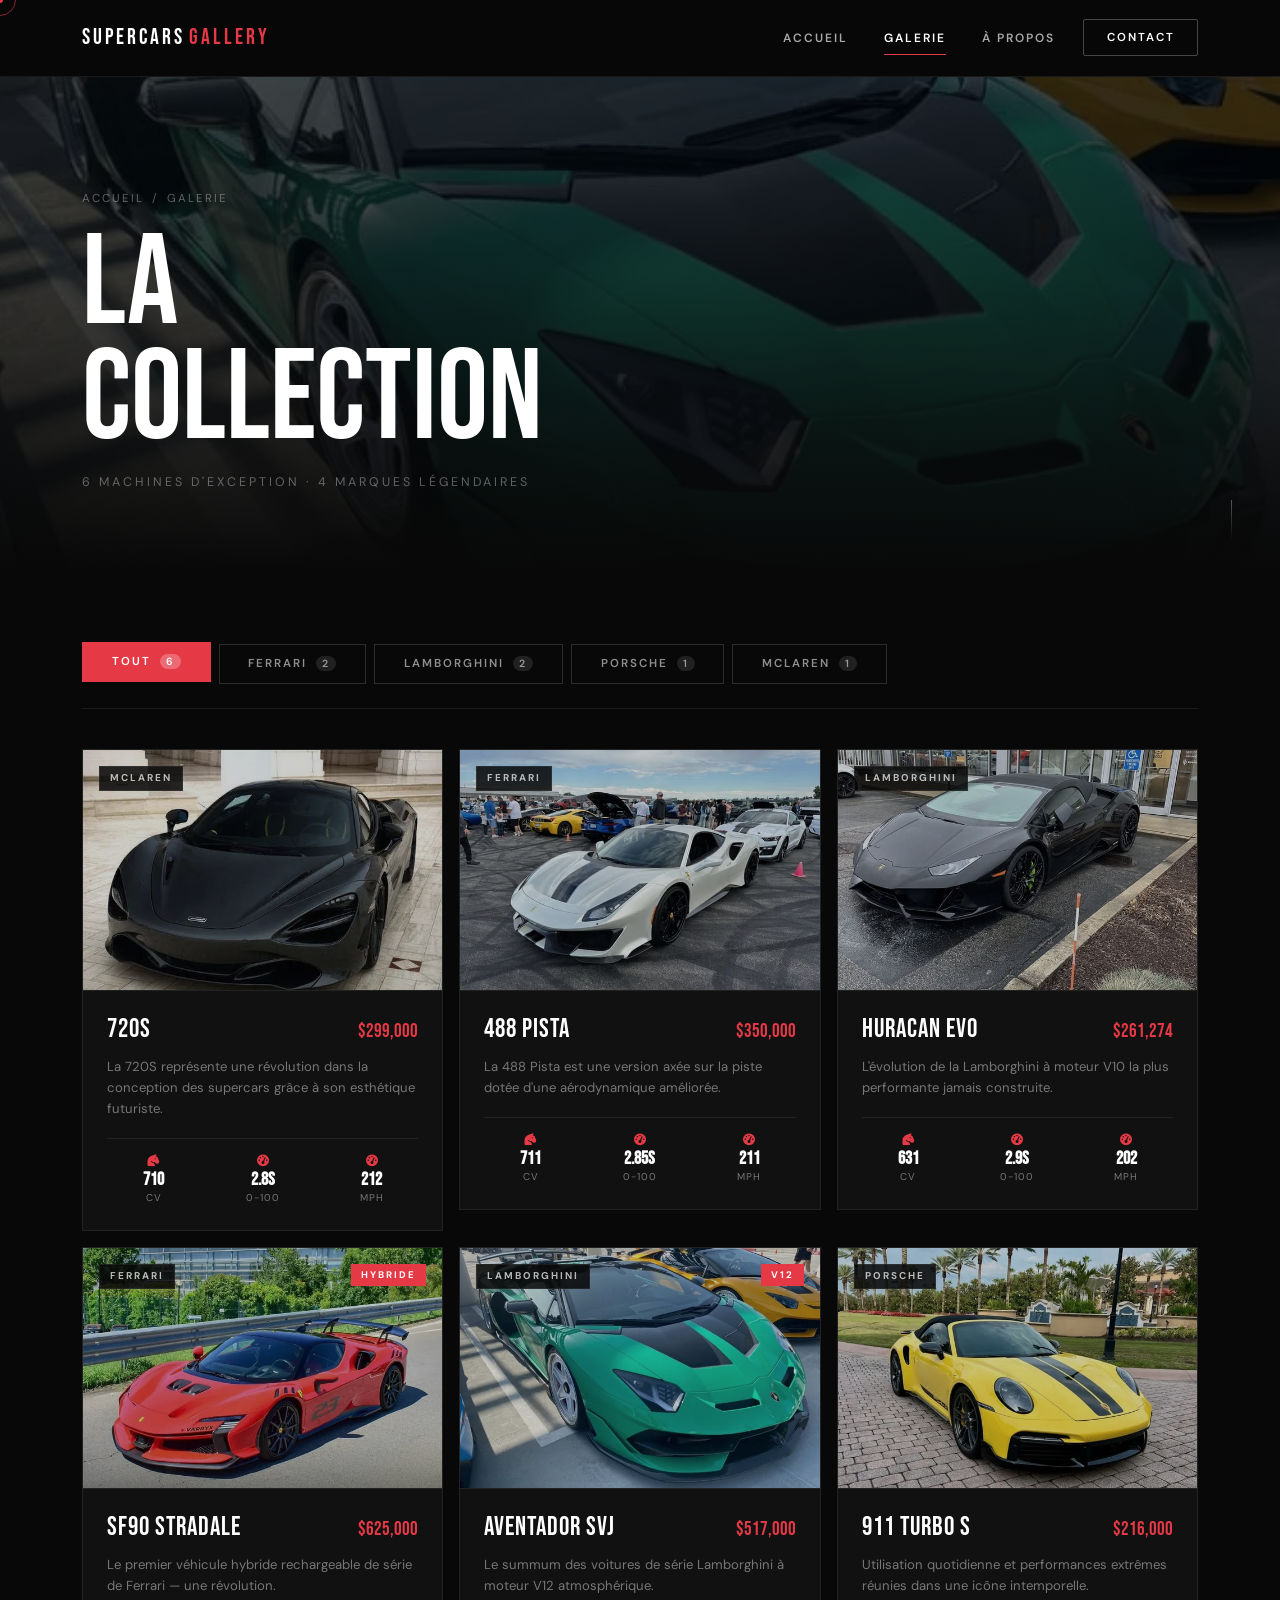
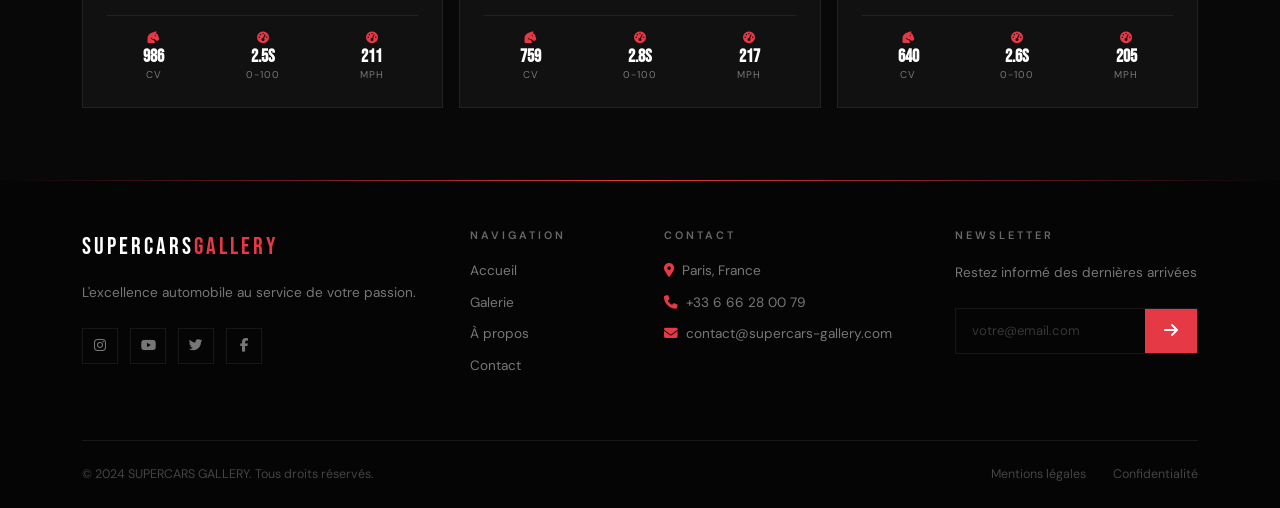
<file: gallery.html>
<!DOCTYPE html>
<html lang="fr">
<head>
    <meta charset="UTF-8">
    <meta name="viewport" content="width=device-width, initial-scale=1.0">
    <title>Galerie - SUPERCARS GALLERY</title>
    <link href="https://cdn.jsdelivr.net/npm/bootstrap@5.3.0/dist/css/bootstrap.min.css" rel="stylesheet">
    <link rel="stylesheet" href="https://cdnjs.cloudflare.com/ajax/libs/font-awesome/6.4.0/css/all.min.css">
    <link href="https://unpkg.com/aos@2.3.1/dist/aos.css" rel="stylesheet">
    <link rel="preconnect" href="https://fonts.googleapis.com">
    <link rel="preconnect" href="https://fonts.gstatic.com" crossorigin>
    <link href="https://fonts.googleapis.com/css2?family=Bebas+Neue&family=DM+Sans:wght@300;400;500;600&family=Barlow+Condensed:wght@700;800;900&display=swap" rel="stylesheet">
    <link rel="stylesheet" href="styles.css">
</head>
<body>

<div class="cursor-dot"></div>
<div class="cursor-outline"></div>

<!-- Navigation -->
<nav class="navbar navbar-expand-lg navbar-dark sticky-top scrolled" id="mainNav">
    <div class="container">
        <a class="navbar-brand" href="index.html">
            <span class="brand-logo">SUPERCARS</span><span class="brand-accent">GALLERY</span>
        </a>
        <button class="navbar-toggler border-0" type="button" data-bs-toggle="collapse" data-bs-target="#navbarNav">
            <span class="navbar-toggler-icon"></span>
        </button>
        <div class="collapse navbar-collapse" id="navbarNav">
            <ul class="navbar-nav ms-auto align-items-center gap-1">
                <li class="nav-item"><a class="nav-link" href="index.html">Accueil</a></li>
                <li class="nav-item"><a class="nav-link active" href="gallery.html">Galerie</a></li>
                <li class="nav-item"><a class="nav-link" href="about.html">À propos</a></li>
                <li class="nav-item ms-2"><a class="nav-cta" href="contact.html">Contact</a></li>
            </ul>
        </div>
    </div>
</nav>

<!-- Page Header -->
<section class="page-header">
    <div class="page-header-bg" style="background-image: url('lamborghini-aventador-svj.jpg')"></div>
    <div class="page-header-overlay"></div>
    <div class="container page-header-content">
        <div class="page-breadcrumb" data-aos="fade-right">
            <a href="index.html">Accueil</a>
            <span>/</span>
            <span>Galerie</span>
        </div>
        <h1 class="page-header-title" data-aos="fade-up" data-aos-delay="100">
            LA<br>COLLECTION
        </h1>
        <p class="page-header-sub" data-aos="fade-up" data-aos-delay="200">6 machines d'exception · 4 marques légendaires</p>
    </div>
    <div class="page-header-scroll">
        <div class="scroll-line"></div>
    </div>
</section>

<!-- Galerie -->
<section class="py-5 bg-dark gallery-page-section">
    <div class="container py-4">

        <!-- Filtres -->
        <div class="gallery-filters" data-aos="fade-up">
            <button class="filter-btn active" data-filter="all">Tout <span class="filter-count">6</span></button>
            <button class="filter-btn" data-filter="ferrari">Ferrari <span class="filter-count">2</span></button>
            <button class="filter-btn" data-filter="lamborghini">Lamborghini <span class="filter-count">2</span></button>
            <button class="filter-btn" data-filter="porsche">Porsche <span class="filter-count">1</span></button>
            <button class="filter-btn" data-filter="mclaren">McLaren <span class="filter-count">1</span></button>
        </div>

        <!-- Grille -->
        <div class="row g-3 mt-4" id="gallery-grid">

            <!-- McLaren 720S -->
            <div class="col-md-6 col-lg-4 gallery-item mclaren" data-aos="fade-up" data-aos-duration="700">
                <div class="gcard">
                    <div class="gcard-img">
                        <img src="mclaren-720s.jpg" alt="McLaren 720S">
                        <div class="gcard-overlay">
                            <a href="#" class="gcard-zoom"><i class="fas fa-expand"></i></a>
                        </div>
                        <div class="gcard-brand-tag">McLaren</div>
                    </div>
                    <div class="gcard-body">
                        <div class="gcard-header">
                            <h4>720S</h4>
                            <span class="gcard-price">$299,000</span>
                        </div>
                        <p class="gcard-desc">La 720S représente une révolution dans la conception des supercars grâce à son esthétique futuriste.</p>
                        <div class="gcard-specs">
                            <div class="gspec">
                                <i class="fas fa-horse-head"></i>
                                <strong>710</strong>
                                <span>CV</span>
                            </div>
                            <div class="gspec">
                                <i class="fas fa-gauge-high"></i>
                                <strong>2.8s</strong>
                                <span>0-100</span>
                            </div>
                            <div class="gspec">
                                <i class="fas fa-tachometer-alt"></i>
                                <strong>212</strong>
                                <span>mph</span>
                            </div>
                        </div>
                    </div>
                </div>
            </div>

            <!-- Ferrari 488 Pista -->
            <div class="col-md-6 col-lg-4 gallery-item ferrari" data-aos="fade-up" data-aos-duration="700" data-aos-delay="80">
                <div class="gcard">
                    <div class="gcard-img">
                        <img src="ferrari-488-pista.jpg" alt="Ferrari 488 Pista">
                        <div class="gcard-overlay">
                            <a href="#" class="gcard-zoom"><i class="fas fa-expand"></i></a>
                        </div>
                        <div class="gcard-brand-tag">Ferrari</div>
                    </div>
                    <div class="gcard-body">
                        <div class="gcard-header">
                            <h4>488 Pista</h4>
                            <span class="gcard-price">$350,000</span>
                        </div>
                        <p class="gcard-desc">La 488 Pista est une version axée sur la piste dotée d'une aérodynamique améliorée.</p>
                        <div class="gcard-specs">
                            <div class="gspec">
                                <i class="fas fa-horse-head"></i>
                                <strong>711</strong>
                                <span>CV</span>
                            </div>
                            <div class="gspec">
                                <i class="fas fa-gauge-high"></i>
                                <strong>2.85s</strong>
                                <span>0-100</span>
                            </div>
                            <div class="gspec">
                                <i class="fas fa-tachometer-alt"></i>
                                <strong>211</strong>
                                <span>mph</span>
                            </div>
                        </div>
                    </div>
                </div>
            </div>

            <!-- Lamborghini Huracan EVO -->
            <div class="col-md-6 col-lg-4 gallery-item lamborghini" data-aos="fade-up" data-aos-duration="700" data-aos-delay="160">
                <div class="gcard">
                    <div class="gcard-img">
                        <img src="lamborghini-huracan-evo.jpg" alt="Lamborghini Huracan EVO">
                        <div class="gcard-overlay">
                            <a href="#" class="gcard-zoom"><i class="fas fa-expand"></i></a>
                        </div>
                        <div class="gcard-brand-tag">Lamborghini</div>
                    </div>
                    <div class="gcard-body">
                        <div class="gcard-header">
                            <h4>Huracan EVO</h4>
                            <span class="gcard-price">$261,274</span>
                        </div>
                        <p class="gcard-desc">L'évolution de la Lamborghini à moteur V10 la plus performante jamais construite.</p>
                        <div class="gcard-specs">
                            <div class="gspec">
                                <i class="fas fa-horse-head"></i>
                                <strong>631</strong>
                                <span>CV</span>
                            </div>
                            <div class="gspec">
                                <i class="fas fa-gauge-high"></i>
                                <strong>2.9s</strong>
                                <span>0-100</span>
                            </div>
                            <div class="gspec">
                                <i class="fas fa-tachometer-alt"></i>
                                <strong>202</strong>
                                <span>mph</span>
                            </div>
                        </div>
                    </div>
                </div>
            </div>

            <!-- Ferrari SF90 Stradale -->
            <div class="col-md-6 col-lg-4 gallery-item ferrari" data-aos="fade-up" data-aos-duration="700">
                <div class="gcard">
                    <div class="gcard-img">
                        <img src="ferrari-sf90-stradale.jpg" alt="Ferrari SF90 Stradale">
                        <div class="gcard-overlay">
                            <a href="#" class="gcard-zoom"><i class="fas fa-expand"></i></a>
                        </div>
                        <div class="gcard-brand-tag">Ferrari</div>
                        <div class="gcard-badge">Hybride</div>
                    </div>
                    <div class="gcard-body">
                        <div class="gcard-header">
                            <h4>SF90 Stradale</h4>
                            <span class="gcard-price">$625,000</span>
                        </div>
                        <p class="gcard-desc">Le premier véhicule hybride rechargeable de série de Ferrari — une révolution.</p>
                        <div class="gcard-specs">
                            <div class="gspec">
                                <i class="fas fa-horse-head"></i>
                                <strong>986</strong>
                                <span>CV</span>
                            </div>
                            <div class="gspec">
                                <i class="fas fa-gauge-high"></i>
                                <strong>2.5s</strong>
                                <span>0-100</span>
                            </div>
                            <div class="gspec">
                                <i class="fas fa-tachometer-alt"></i>
                                <strong>211</strong>
                                <span>mph</span>
                            </div>
                        </div>
                    </div>
                </div>
            </div>

            <!-- Lamborghini Aventador SVJ -->
            <div class="col-md-6 col-lg-4 gallery-item lamborghini" data-aos="fade-up" data-aos-duration="700" data-aos-delay="80">
                <div class="gcard">
                    <div class="gcard-img">
                        <img src="lamborghini-aventador-svj.jpg" alt="Lamborghini Aventador SVJ">
                        <div class="gcard-overlay">
                            <a href="#" class="gcard-zoom"><i class="fas fa-expand"></i></a>
                        </div>
                        <div class="gcard-brand-tag">Lamborghini</div>
                        <div class="gcard-badge">V12</div>
                    </div>
                    <div class="gcard-body">
                        <div class="gcard-header">
                            <h4>Aventador SVJ</h4>
                            <span class="gcard-price">$517,000</span>
                        </div>
                        <p class="gcard-desc">Le summum des voitures de série Lamborghini à moteur V12 atmosphérique.</p>
                        <div class="gcard-specs">
                            <div class="gspec">
                                <i class="fas fa-horse-head"></i>
                                <strong>759</strong>
                                <span>CV</span>
                            </div>
                            <div class="gspec">
                                <i class="fas fa-gauge-high"></i>
                                <strong>2.8s</strong>
                                <span>0-100</span>
                            </div>
                            <div class="gspec">
                                <i class="fas fa-tachometer-alt"></i>
                                <strong>217</strong>
                                <span>mph</span>
                            </div>
                        </div>
                    </div>
                </div>
            </div>

            <!-- Porsche 911 Turbo S -->
            <div class="col-md-6 col-lg-4 gallery-item porsche" data-aos="fade-up" data-aos-duration="700" data-aos-delay="160">
                <div class="gcard">
                    <div class="gcard-img">
                        <img src="porsche-911-turbo-s.jpg" alt="Porsche 911 Turbo S">
                        <div class="gcard-overlay">
                            <a href="#" class="gcard-zoom"><i class="fas fa-expand"></i></a>
                        </div>
                        <div class="gcard-brand-tag">Porsche</div>
                    </div>
                    <div class="gcard-body">
                        <div class="gcard-header">
                            <h4>911 Turbo S</h4>
                            <span class="gcard-price">$216,000</span>
                        </div>
                        <p class="gcard-desc">Utilisation quotidienne et performances extrêmes réunies dans une icône intemporelle.</p>
                        <div class="gcard-specs">
                            <div class="gspec">
                                <i class="fas fa-horse-head"></i>
                                <strong>640</strong>
                                <span>CV</span>
                            </div>
                            <div class="gspec">
                                <i class="fas fa-gauge-high"></i>
                                <strong>2.6s</strong>
                                <span>0-100</span>
                            </div>
                            <div class="gspec">
                                <i class="fas fa-tachometer-alt"></i>
                                <strong>205</strong>
                                <span>mph</span>
                            </div>
                        </div>
                    </div>
                </div>
            </div>

        </div>
    </div>
</section>

<!-- Footer -->
<footer class="site-footer">
    <div class="footer-top-line"></div>
    <div class="container">
        <div class="row g-5 py-5">
            <div class="col-md-4">
                <div class="footer-brand">SUPERCARS<span>GALLERY</span></div>
                <p class="footer-desc">L'excellence automobile au service de votre passion.</p>
                <div class="footer-social">
                    <a href="#"><i class="fab fa-instagram"></i></a>
                    <a href="#"><i class="fab fa-youtube"></i></a>
                    <a href="#"><i class="fab fa-twitter"></i></a>
                    <a href="#"><i class="fab fa-facebook-f"></i></a>
                </div>
            </div>
            <div class="col-md-2">
                <h6 class="footer-heading">Navigation</h6>
                <ul class="footer-links">
                    <li><a href="index.html">Accueil</a></li>
                    <li><a href="gallery.html">Galerie</a></li>
                    <li><a href="about.html">À propos</a></li>
                    <li><a href="contact.html">Contact</a></li>
                </ul>
            </div>
            <div class="col-md-3">
                <h6 class="footer-heading">Contact</h6>
                <ul class="footer-links">
                    <li><i class="fas fa-map-marker-alt me-2 text-accent"></i>Paris, France</li>
                    <li><i class="fas fa-phone me-2 text-accent"></i>+33 6 66 28 00 79</li>
                    <li><i class="fas fa-envelope me-2 text-accent"></i>contact@supercars-gallery.com</li>
                </ul>
            </div>
            <div class="col-md-3">
                <h6 class="footer-heading">Newsletter</h6>
                <p class="footer-desc">Restez informé des dernières arrivées</p>
                <div class="footer-newsletter">
                    <input type="email" placeholder="votre@email.com">
                    <button><i class="fas fa-arrow-right"></i></button>
                </div>
            </div>
        </div>
        <div class="footer-bottom">
            <span>&copy; 2024 SUPERCARS GALLERY. Tous droits réservés.</span>
            <div>
                <a href="#">Mentions légales</a>
                <a href="#">Confidentialité</a>
            </div>
        </div>
    </div>
</footer>

<script src="https://cdn.jsdelivr.net/npm/bootstrap@5.3.0/dist/js/bootstrap.bundle.min.js"></script>
<script src="https://unpkg.com/aos@2.3.1/dist/aos.js"></script>
<script>
    AOS.init({ once: true, offset: 40 });

    // Cursor
    const dot = document.querySelector('.cursor-dot');
    const outline = document.querySelector('.cursor-outline');
    let mouseX = 0, mouseY = 0, outX = 0, outY = 0;
    window.addEventListener('mousemove', e => {
        mouseX = e.clientX; mouseY = e.clientY;
        dot.style.left = mouseX + 'px'; dot.style.top = mouseY + 'px';
    });
    function animCursor() {
        outX += (mouseX - outX) * 0.12; outY += (mouseY - outY) * 0.12;
        outline.style.left = outX + 'px'; outline.style.top = outY + 'px';
        requestAnimationFrame(animCursor);
    }
    animCursor();
    document.querySelectorAll('a, button').forEach(el => {
        el.addEventListener('mouseenter', () => outline.classList.add('hovered'));
        el.addEventListener('mouseleave', () => outline.classList.remove('hovered'));
    });

    // Filters
    const filterBtns = document.querySelectorAll('.filter-btn');
    const items = document.querySelectorAll('.gallery-item');

    filterBtns.forEach(btn => {
        btn.addEventListener('click', function() {
            filterBtns.forEach(b => b.classList.remove('active'));
            this.classList.add('active');
            const f = this.dataset.filter;
            items.forEach(item => {
                const show = f === 'all' || item.classList.contains(f);
                item.style.opacity = '0';
                item.style.transform = 'translateY(20px)';
                setTimeout(() => {
                    item.style.display = show ? 'block' : 'none';
                    if (show) {
                        requestAnimationFrame(() => {
                            item.style.opacity = '1';
                            item.style.transform = 'translateY(0)';
                        });
                    }
                }, 150);
            });
        });
    });

    items.forEach(item => {
        item.style.transition = 'opacity 0.4s ease, transform 0.4s ease';
    });
</script>
</body>
</html>
</file>
<file: styles.css>
/* ===== IMPORTS & VARIABLES ===== */
@import url('https://fonts.googleapis.com/css2?family=Bebas+Neue&family=DM+Sans:wght@300;400;500;600&family=Barlow+Condensed:wght@700;800;900&display=swap');

:root {
    --accent: #e63946;
    --accent-glow: rgba(230, 57, 70, 0.35);
    --bg: #080808;
    --surface: #111111;
    --surface2: #181818;
    --text: #f0f0f0;
    --text-muted: #777;
    --text-dim: #444;
    --border: rgba(255,255,255,0.07);
    --font-display: 'Bebas Neue', 'Barlow Condensed', sans-serif;
    --font-body: 'DM Sans', sans-serif;
    --ease: cubic-bezier(0.16, 1, 0.3, 1);
    --ease-fast: cubic-bezier(0.4, 0, 0.2, 1);
}

/* ===== RESET & BASE ===== */
*, *::before, *::after { box-sizing: border-box; margin: 0; padding: 0; }

html { scroll-behavior: smooth; }

body {
    font-family: var(--font-body);
    background: var(--bg);
    color: var(--text);
    overflow-x: hidden;
    cursor: none;
}

/* ===== CUSTOM CURSOR ===== */
.cursor-dot,
.cursor-outline {
    position: fixed;
    border-radius: 50%;
    pointer-events: none;
    z-index: 9999;
    transform: translate(-50%, -50%);
    transition: transform 0.15s var(--ease-fast), width 0.3s var(--ease), height 0.3s var(--ease);
}

.cursor-dot {
    width: 6px;
    height: 6px;
    background: var(--accent);
}

.cursor-outline {
    width: 32px;
    height: 32px;
    border: 1.5px solid rgba(230,57,70,0.6);
    background: transparent;
}

.cursor-outline.hovered {
    width: 54px;
    height: 54px;
    border-color: var(--accent);
    background: rgba(230,57,70,0.08);
}

/* ===== NAVBAR ===== */
#mainNav {
    background: transparent !important;
    padding: 1.5rem 0;
    border-bottom: 1px solid transparent;
    transition: all 0.5s var(--ease);
    font-family: var(--font-body);
}

#mainNav.scrolled {
    background: rgba(8,8,8,0.92) !important;
    backdrop-filter: blur(20px);
    -webkit-backdrop-filter: blur(20px);
    padding: 1rem 0;
    border-bottom-color: var(--border);
}

.brand-logo {
    font-family: var(--font-display);
    font-size: 1.4rem;
    letter-spacing: 3px;
    color: #fff;
}

.brand-accent {
    font-family: var(--font-display);
    font-size: 1.4rem;
    letter-spacing: 3px;
    color: var(--accent);
    margin-left: 4px;
}

.nav-link {
    font-size: 0.75rem;
    font-weight: 600;
    letter-spacing: 2px;
    text-transform: uppercase;
    color: rgba(255,255,255,0.65) !important;
    padding: 0.5rem 1rem !important;
    position: relative;
    transition: color 0.3s;
}

.nav-link::after {
    content: '';
    position: absolute;
    bottom: 0;
    left: 1rem;
    width: 0;
    height: 1px;
    background: var(--accent);
    transition: width 0.3s var(--ease);
}

.nav-link:hover,
.nav-link.active {
    color: #fff !important;
}

.nav-link:hover::after,
.nav-link.active::after {
    width: calc(100% - 2rem);
}

.nav-cta {
    display: inline-block;
    font-size: 0.72rem;
    font-weight: 600;
    letter-spacing: 2px;
    text-transform: uppercase;
    color: #fff;
    text-decoration: none;
    border: 1px solid rgba(255,255,255,0.25);
    padding: 0.55rem 1.4rem;
    border-radius: 2px;
    transition: all 0.3s var(--ease);
}

.nav-cta:hover {
    background: var(--accent);
    border-color: var(--accent);
    color: #fff;
    transform: translateY(-2px);
}

/* ===== HERO ===== */
.hero-section {
    position: relative;
    min-height: 100vh;
    display: flex;
    align-items: center;
    overflow: hidden;
}

.hero-bg {
    position: absolute;
    inset: 0;
    background-size: cover;
    background-position: center;
    background-attachment: fixed;
    transform: scale(1.05);
    filter: brightness(0.35) saturate(0.8);
    transition: transform 8s ease;
}

.hero-section:hover .hero-bg {
    transform: scale(1.08);
}

/* Grain/noise texture overlay */
.hero-noise {
    position: absolute;
    inset: 0;
    opacity: 0.04;
    background-image: url("data:image/svg+xml,%3Csvg viewBox='0 0 256 256' xmlns='http://www.w3.org/2000/svg'%3E%3Cfilter id='n'%3E%3CfeTurbulence type='fractalNoise' baseFrequency='0.9' numOctaves='4' stitchTiles='stitch'/%3E%3C/filter%3E%3Crect width='100%25' height='100%25' filter='url(%23n)'/%3E%3C/svg%3E");
    background-size: 200px;
    pointer-events: none;
}

/* Subtle grid overlay */
.hero-grid {
    position: absolute;
    inset: 0;
    background-image:
        linear-gradient(rgba(255,255,255,0.02) 1px, transparent 1px),
        linear-gradient(90deg, rgba(255,255,255,0.02) 1px, transparent 1px);
    background-size: 60px 60px;
    pointer-events: none;
}

/* Vertical side text */
.hero-side-text {
    position: absolute;
    right: 2rem;
    top: 50%;
    transform: translateY(-50%) rotate(90deg);
    font-size: 0.65rem;
    letter-spacing: 4px;
    color: rgba(255,255,255,0.2);
    font-weight: 600;
    white-space: nowrap;
    pointer-events: none;
}

/* Speed lines */
.hero-speed-lines {
    position: absolute;
    left: 0;
    top: 50%;
    transform: translateY(-50%);
    display: flex;
    flex-direction: column;
    gap: 12px;
    pointer-events: none;
}

.hero-speed-lines span {
    display: block;
    height: 1px;
    background: linear-gradient(to right, var(--accent), transparent);
    animation: speedLine 2.5s ease-out infinite;
    opacity: 0;
}

.hero-speed-lines span:nth-child(1) { width: 80px; animation-delay: 0s; }
.hero-speed-lines span:nth-child(2) { width: 140px; animation-delay: 0.3s; }
.hero-speed-lines span:nth-child(3) { width: 60px; animation-delay: 0.6s; }
.hero-speed-lines span:nth-child(4) { width: 110px; animation-delay: 0.9s; }
.hero-speed-lines span:nth-child(5) { width: 90px; animation-delay: 1.2s; }

@keyframes speedLine {
    0% { opacity: 0; transform: translateX(-30px); }
    30% { opacity: 0.6; }
    100% { opacity: 0; transform: translateX(20px); }
}

.hero-content {
    position: relative;
    z-index: 2;
    padding: 8rem 0 5rem;
    max-width: 680px;
}

.hero-tag {
    display: inline-flex;
    align-items: center;
    gap: 8px;
    font-size: 0.72rem;
    letter-spacing: 3px;
    text-transform: uppercase;
    color: var(--accent);
    font-weight: 600;
    margin-bottom: 1.5rem;
}

.tag-dot {
    width: 6px;
    height: 6px;
    background: var(--accent);
    border-radius: 50%;
    animation: pulse 2s ease infinite;
}

@keyframes pulse {
    0%, 100% { opacity: 1; transform: scale(1); }
    50% { opacity: 0.5; transform: scale(1.4); }
}

.hero-title {
    font-family: var(--font-display);
    font-size: clamp(4.5rem, 12vw, 9rem);
    line-height: 0.92;
    letter-spacing: -1px;
    color: #fff;
    margin-bottom: 2rem;
}

.hero-title em {
    font-style: normal;
    color: var(--accent);
    -webkit-text-stroke: 0px;
}

.hero-sub {
    display: flex;
    align-items: center;
    gap: 1rem;
    margin-bottom: 2.5rem;
}

.hero-divider {
    width: 40px;
    height: 1px;
    background: var(--accent);
    flex-shrink: 0;
}

.hero-sub p {
    font-size: 0.9rem;
    color: rgba(255,255,255,0.5);
    letter-spacing: 1px;
    margin: 0;
}

.hero-actions {
    display: flex;
    align-items: center;
    gap: 1.5rem;
    flex-wrap: wrap;
    margin-bottom: 4rem;
}

.btn-hero-primary {
    display: inline-flex;
    align-items: center;
    gap: 10px;
    background: var(--accent);
    color: #fff;
    text-decoration: none;
    font-size: 0.78rem;
    font-weight: 600;
    letter-spacing: 2px;
    text-transform: uppercase;
    padding: 1rem 2rem;
    border: none;
    transition: all 0.35s var(--ease);
    position: relative;
    overflow: hidden;
}

.btn-hero-primary::before {
    content: '';
    position: absolute;
    inset: 0;
    background: rgba(255,255,255,0.15);
    transform: translateX(-110%) skewX(-15deg);
    transition: transform 0.5s var(--ease);
}

.btn-hero-primary:hover::before {
    transform: translateX(110%) skewX(-15deg);
}

.btn-hero-primary:hover {
    transform: translateY(-3px);
    box-shadow: 0 12px 40px var(--accent-glow);
    color: #fff;
}

.btn-hero-ghost {
    display: inline-flex;
    align-items: center;
    color: rgba(255,255,255,0.6);
    text-decoration: none;
    font-size: 0.78rem;
    font-weight: 600;
    letter-spacing: 2px;
    text-transform: uppercase;
    transition: color 0.3s;
    border-bottom: 1px solid rgba(255,255,255,0.2);
    padding-bottom: 2px;
}

.btn-hero-ghost:hover {
    color: #fff;
    border-bottom-color: #fff;
}

/* Hero stats */
.hero-stats {
    display: flex;
    align-items: center;
    gap: 2rem;
}

.hstat strong {
    display: block;
    font-family: var(--font-display);
    font-size: 2.2rem;
    color: #fff;
    line-height: 1;
}

.hstat span {
    font-size: 0.7rem;
    letter-spacing: 2px;
    text-transform: uppercase;
    color: var(--text-muted);
}

.hstat-divider {
    width: 1px;
    height: 40px;
    background: var(--border);
}

/* Scroll hint */
.hero-scroll-hint {
    position: absolute;
    bottom: 2rem;
    left: 50%;
    transform: translateX(-50%);
    display: flex;
    flex-direction: column;
    align-items: center;
    gap: 0.5rem;
    z-index: 2;
    animation: fadeInUp 1s ease 1.5s both;
}

.hero-scroll-hint span {
    font-size: 0.62rem;
    letter-spacing: 3px;
    text-transform: uppercase;
    color: rgba(255,255,255,0.3);
}

.scroll-line {
    width: 1px;
    height: 40px;
    background: linear-gradient(to bottom, rgba(255,255,255,0.3), transparent);
    animation: scrollPulse 1.8s ease infinite;
}

@keyframes scrollPulse {
    0%, 100% { transform: scaleY(1); transform-origin: top; }
    50% { transform: scaleY(0.5); transform-origin: top; }
}

/* ===== BRANDS STRIP ===== */
.brands-strip {
    background: var(--surface);
    border-top: 1px solid var(--border);
    border-bottom: 1px solid var(--border);
    padding: 1.2rem 0;
    overflow: hidden;
}

.brands-track {
    display: flex;
    align-items: center;
    gap: 1.5rem;
    animation: marquee 20s linear infinite;
    white-space: nowrap;
}

.brands-track span {
    font-family: var(--font-display);
    font-size: 0.85rem;
    letter-spacing: 3px;
    color: rgba(255,255,255,0.3);
    transition: color 0.3s;
}

.brands-track span:hover {
    color: var(--accent);
}

.brands-track .dot {
    color: var(--accent);
}

@keyframes marquee {
    0% { transform: translateX(0); }
    100% { transform: translateX(-50%); }
}

/* ===== FEATURED SECTION ===== */
.featured-section {
    background: var(--bg);
    padding: 6rem 0;
}

.section-header {
    display: flex;
    flex-direction: column;
    gap: 0.5rem;
}

.section-label {
    font-size: 0.7rem;
    letter-spacing: 4px;
    text-transform: uppercase;
    color: var(--accent);
    font-weight: 600;
}

.section-title {
    font-family: var(--font-display);
    font-size: clamp(2.8rem, 6vw, 5rem);
    line-height: 0.95;
    color: #fff;
}

/* Featured Cards */
.featured-card {
    position: relative;
    overflow: hidden;
    background: var(--surface);
    border: 1px solid var(--border);
    cursor: none;
    transition: border-color 0.4s var(--ease);
}

.featured-card:hover {
    border-color: rgba(230,57,70,0.3);
}

.featured-img-wrap {
    position: relative;
    height: 380px;
    overflow: hidden;
}

.featured-img-wrap img {
    width: 100%;
    height: 100%;
    object-fit: cover;
    transition: transform 0.8s var(--ease);
    filter: brightness(0.7) saturate(0.9);
}

.featured-card:hover .featured-img-wrap img {
    transform: scale(1.06);
}

.featured-overlay {
    position: absolute;
    inset: 0;
    background: linear-gradient(to top, rgba(8,8,8,0.9) 0%, transparent 60%);
}

.featured-info {
    padding: 2rem;
    background: var(--surface);
    border-top: 1px solid var(--border);
}

.featured-brand {
    font-size: 0.68rem;
    letter-spacing: 3px;
    text-transform: uppercase;
    color: var(--accent);
    font-weight: 600;
    margin-bottom: 0.3rem;
}

.featured-info h3 {
    font-family: var(--font-display);
    font-size: 2.2rem;
    letter-spacing: 1px;
    color: #fff;
    margin-bottom: 0.2rem;
}

.featured-tagline {
    font-size: 0.75rem;
    color: var(--text-muted);
    letter-spacing: 2px;
    text-transform: uppercase;
    margin-bottom: 1.2rem;
}

.featured-specs {
    display: flex;
    gap: 1.5rem;
    margin-bottom: 1.5rem;
    flex-wrap: wrap;
}

.featured-specs span {
    font-size: 0.8rem;
    color: rgba(255,255,255,0.55);
    display: flex;
    align-items: center;
    gap: 6px;
}

.featured-specs i {
    color: var(--accent);
    font-size: 0.75rem;
}

.featured-btn {
    display: inline-flex;
    align-items: center;
    gap: 8px;
    font-size: 0.73rem;
    letter-spacing: 2px;
    text-transform: uppercase;
    font-weight: 600;
    color: rgba(255,255,255,0.5);
    text-decoration: none;
    border-bottom: 1px solid var(--border);
    padding-bottom: 2px;
    transition: all 0.3s;
}

.featured-btn:hover {
    color: var(--accent);
    border-bottom-color: var(--accent);
    gap: 12px;
}

/* ===== CTA SECTION ===== */
.cta-section {
    position: relative;
    background: var(--surface);
    padding: 8rem 0;
    border-top: 1px solid var(--border);
    border-bottom: 1px solid var(--border);
    overflow: hidden;
    text-align: center;
}

.cta-bg-text {
    position: absolute;
    top: 50%;
    left: 50%;
    transform: translate(-50%, -50%);
    font-family: var(--font-display);
    font-size: clamp(8rem, 20vw, 18rem);
    color: rgba(255,255,255,0.025);
    letter-spacing: 20px;
    white-space: nowrap;
    pointer-events: none;
    user-select: none;
}

.cta-title {
    font-family: var(--font-display);
    font-size: clamp(3rem, 7vw, 6rem);
    line-height: 0.95;
    color: #fff;
    margin-bottom: 1.5rem;
    position: relative;
}

.cta-title em {
    font-style: normal;
    color: var(--accent);
}

.cta-sub {
    font-size: 0.9rem;
    color: var(--text-muted);
    letter-spacing: 1px;
    margin-bottom: 2.5rem;
    position: relative;
}

/* ===== FOOTER ===== */
.site-footer {
    background: #050505;
    position: relative;
}

.footer-top-line {
    height: 1px;
    background: linear-gradient(to right, transparent, var(--accent), transparent);
}

.footer-brand {
    font-family: var(--font-display);
    font-size: 1.5rem;
    letter-spacing: 3px;
    color: #fff;
    margin-bottom: 1rem;
}

.footer-brand span {
    color: var(--accent);
}

.footer-desc {
    font-size: 0.85rem;
    color: var(--text-muted);
    line-height: 1.7;
    margin-bottom: 1.5rem;
}

.footer-social {
    display: flex;
    gap: 0.75rem;
}

.footer-social a {
    width: 36px;
    height: 36px;
    display: flex;
    align-items: center;
    justify-content: center;
    border: 1px solid var(--border);
    color: var(--text-muted);
    text-decoration: none;
    font-size: 0.85rem;
    transition: all 0.3s var(--ease);
}

.footer-social a:hover {
    background: var(--accent);
    border-color: var(--accent);
    color: #fff;
    transform: translateY(-3px);
}

.footer-heading {
    font-size: 0.68rem;
    letter-spacing: 3px;
    text-transform: uppercase;
    color: rgba(255,255,255,0.4);
    font-weight: 600;
    margin-bottom: 1.2rem;
}

.footer-links {
    list-style: none;
    padding: 0;
}

.footer-links li {
    margin-bottom: 0.7rem;
    font-size: 0.85rem;
    color: var(--text-muted);
}

.footer-links a {
    color: var(--text-muted);
    text-decoration: none;
    transition: color 0.3s;
}

.footer-links a:hover {
    color: var(--accent);
}

.text-accent { color: var(--accent); }

.footer-newsletter {
    display: flex;
    border: 1px solid var(--border);
    overflow: hidden;
}

.footer-newsletter input {
    flex: 1;
    background: transparent;
    border: none;
    padding: 0.75rem 1rem;
    font-size: 0.82rem;
    color: #fff;
    outline: none;
    font-family: var(--font-body);
}

.footer-newsletter input::placeholder {
    color: rgba(255,255,255,0.2);
}

.footer-newsletter button {
    background: var(--accent);
    border: none;
    padding: 0 1.2rem;
    color: #fff;
    cursor: pointer;
    transition: background 0.3s;
}

.footer-newsletter button:hover {
    background: #ff4757;
}

.footer-bottom {
    display: flex;
    align-items: center;
    justify-content: space-between;
    padding: 1.5rem 0;
    border-top: 1px solid var(--border);
    font-size: 0.78rem;
    color: var(--text-dim);
    flex-wrap: wrap;
    gap: 1rem;
}

.footer-bottom a {
    color: var(--text-dim);
    text-decoration: none;
    margin-left: 1.5rem;
    transition: color 0.3s;
}

.footer-bottom a:hover {
    color: var(--accent);
}

/* ===== GALLERY PAGE UPGRADES ===== */
.filter-btn {
    border: 1px solid rgba(255,255,255,0.15);
    color: rgba(255,255,255,0.55);
    font-size: 0.72rem;
    font-weight: 600;
    letter-spacing: 2px;
    text-transform: uppercase;
    padding: 0.65rem 1.8rem;
    transition: all 0.3s var(--ease);
    background: transparent;
    border-radius: 0;
    font-family: var(--font-body);
}

.filter-btn:hover,
.filter-btn.active {
    background: var(--accent);
    border-color: var(--accent);
    color: #fff;
    transform: translateY(-2px);
}

.gallery-item .card {
    background: var(--surface) !important;
    border: 1px solid var(--border) !important;
    border-radius: 0 !important;
    transition: all 0.4s var(--ease);
    overflow: hidden;
}

.gallery-item .card:hover {
    border-color: rgba(230,57,70,0.3) !important;
    transform: translateY(-8px);
    box-shadow: 0 20px 60px rgba(0,0,0,0.5);
}

.gallery-item .card-img-top {
    transition: transform 0.7s var(--ease);
    filter: brightness(0.8) saturate(0.85);
}

.gallery-item .card:hover .card-img-top {
    transform: scale(1.06);
    filter: brightness(0.9) saturate(1);
}

.gallery-item .card-body {
    border-top: 1px solid var(--border);
}

.gallery-item .card-title {
    font-family: var(--font-display);
    font-size: 1.6rem;
    letter-spacing: 1px;
}

.spec-item {
    font-size: 0.78rem;
    color: rgba(255,255,255,0.5);
}

/* ===== CONTACT PAGE ===== */
.form-control {
    background: rgba(255,255,255,0.04) !important;
    border: 1px solid var(--border) !important;
    border-radius: 0 !important;
    color: var(--text) !important;
    padding: 0.9rem 1.2rem;
    font-family: var(--font-body);
    transition: border-color 0.3s !important;
}

.form-control:focus {
    border-color: var(--accent) !important;
    box-shadow: 0 0 0 3px rgba(230,57,70,0.1) !important;
}

.form-control::placeholder { color: rgba(255,255,255,0.2) !important; }

.btn-primary {
    background: var(--accent) !important;
    border: none !important;
    border-radius: 0 !important;
    font-size: 0.78rem;
    font-weight: 600;
    letter-spacing: 2px;
    text-transform: uppercase;
    padding: 1rem 2rem;
    font-family: var(--font-body);
    transition: all 0.3s var(--ease) !important;
}

.btn-primary:hover {
    transform: translateY(-2px) !important;
    box-shadow: 0 8px 30px var(--accent-glow) !important;
    background: #ff4757 !important;
}

/* ===== SCROLLBAR ===== */
::-webkit-scrollbar { width: 5px; }
::-webkit-scrollbar-track { background: var(--bg); }
::-webkit-scrollbar-thumb { background: var(--accent); }

/* ===== ANIMATIONS ===== */
@keyframes fadeInUp {
    from { opacity: 0; transform: translateY(30px); }
    to { opacity: 1; transform: translateY(0); }
}

/* ===== AOS ===== */
[data-aos] { pointer-events: none; }
[data-aos].aos-animate { pointer-events: auto; }

/* ===== PAGE HEADER (shared) ===== */
.page-header {
    position: relative;
    min-height: 55vh;
    display: flex;
    align-items: flex-end;
    overflow: hidden;
    padding-bottom: 4rem;
}

.page-header-short {
    min-height: 45vh;
}

.page-header-bg {
    position: absolute;
    inset: 0;
    background-size: cover;
    background-position: center;
    filter: brightness(0.3) saturate(0.7);
    transform: scale(1.04);
}

.page-header-overlay {
    position: absolute;
    inset: 0;
    background: linear-gradient(to top, rgba(8,8,8,1) 0%, rgba(8,8,8,0.2) 60%, transparent 100%);
}

.page-header-content {
    position: relative;
    z-index: 2;
}

.page-breadcrumb {
    display: flex;
    align-items: center;
    gap: 0.5rem;
    font-size: 0.72rem;
    letter-spacing: 2px;
    text-transform: uppercase;
    color: rgba(255,255,255,0.35);
    margin-bottom: 1.2rem;
}

.page-breadcrumb a {
    color: rgba(255,255,255,0.35);
    text-decoration: none;
    transition: color 0.3s;
}

.page-breadcrumb a:hover { color: var(--accent); }

.page-header-title {
    font-family: var(--font-display);
    font-size: clamp(4rem, 10vw, 8rem);
    line-height: 0.9;
    color: #fff;
    margin-bottom: 1rem;
}

.page-header-sub {
    font-size: 0.78rem;
    letter-spacing: 3px;
    text-transform: uppercase;
    color: rgba(255,255,255,0.35);
}

.page-header-scroll {
    position: absolute;
    bottom: 2rem;
    right: 3rem;
    display: flex;
    flex-direction: column;
    align-items: center;
    gap: 0.5rem;
    z-index: 2;
}

/* ===== GALLERY PAGE ===== */
.gallery-page-section { background: var(--bg) !important; }

.gallery-filters {
    display: flex;
    flex-wrap: wrap;
    gap: 0.5rem;
    border-bottom: 1px solid var(--border);
    padding-bottom: 1.5rem;
}

.filter-count {
    font-size: 0.65rem;
    background: rgba(255,255,255,0.1);
    padding: 1px 6px;
    margin-left: 4px;
    border-radius: 10px;
}

.filter-btn.active .filter-count { background: rgba(255,255,255,0.25); }

/* Gallery cards */
.gcard {
    background: var(--surface);
    border: 1px solid var(--border);
    overflow: hidden;
    transition: border-color 0.4s var(--ease), transform 0.4s var(--ease), box-shadow 0.4s var(--ease);
}

.gcard:hover {
    border-color: rgba(230,57,70,0.4);
    transform: translateY(-6px);
    box-shadow: 0 20px 60px rgba(0,0,0,0.6);
}

.gcard-img {
    position: relative;
    height: 240px;
    overflow: hidden;
}

.gcard-img img {
    width: 100%;
    height: 100%;
    object-fit: cover;
    filter: brightness(0.8) saturate(0.85);
    transition: transform 0.7s var(--ease), filter 0.5s;
}

.gcard:hover .gcard-img img {
    transform: scale(1.06);
    filter: brightness(0.9) saturate(1);
}

.gcard-overlay {
    position: absolute;
    inset: 0;
    background: rgba(0,0,0,0.4);
    display: flex;
    align-items: center;
    justify-content: center;
    opacity: 0;
    transition: opacity 0.3s;
}

.gcard:hover .gcard-overlay { opacity: 1; }

.gcard-zoom {
    width: 44px;
    height: 44px;
    display: flex;
    align-items: center;
    justify-content: center;
    border: 1px solid rgba(255,255,255,0.5);
    color: #fff;
    text-decoration: none;
    font-size: 0.85rem;
    transition: all 0.3s;
}

.gcard-zoom:hover {
    background: var(--accent);
    border-color: var(--accent);
    color: #fff;
}

.gcard-brand-tag {
    position: absolute;
    top: 1rem;
    left: 1rem;
    font-size: 0.62rem;
    letter-spacing: 2px;
    text-transform: uppercase;
    font-weight: 700;
    background: rgba(8,8,8,0.85);
    color: rgba(255,255,255,0.7);
    padding: 4px 10px;
    border: 1px solid var(--border);
}

.gcard-badge {
    position: absolute;
    top: 1rem;
    right: 1rem;
    font-size: 0.6rem;
    letter-spacing: 2px;
    text-transform: uppercase;
    font-weight: 700;
    background: var(--accent);
    color: #fff;
    padding: 4px 10px;
}

.gcard-body {
    padding: 1.5rem;
    border-top: 1px solid var(--border);
}

.gcard-header {
    display: flex;
    align-items: baseline;
    justify-content: space-between;
    margin-bottom: 0.6rem;
    gap: 1rem;
}

.gcard-header h4 {
    font-family: var(--font-display);
    font-size: 1.6rem;
    letter-spacing: 1px;
    color: #fff;
    margin: 0;
}

.gcard-price {
    font-family: var(--font-display);
    font-size: 1.2rem;
    color: var(--accent);
    white-space: nowrap;
}

.gcard-desc {
    font-size: 0.82rem;
    color: var(--text-muted);
    line-height: 1.6;
    margin-bottom: 1.2rem;
}

.gcard-specs {
    display: flex;
    gap: 1rem;
    padding-top: 1rem;
    border-top: 1px solid var(--border);
}

.gspec {
    display: flex;
    flex-direction: column;
    align-items: center;
    gap: 2px;
    flex: 1;
}

.gspec i {
    color: var(--accent);
    font-size: 0.75rem;
    margin-bottom: 2px;
}

.gspec strong {
    font-family: var(--font-display);
    font-size: 1.1rem;
    color: #fff;
    line-height: 1;
}

.gspec span {
    font-size: 0.62rem;
    letter-spacing: 1px;
    text-transform: uppercase;
    color: var(--text-muted);
}

/* ===== ABOUT PAGE ===== */
.about-intro {
    padding: 6rem 0;
    background: var(--bg);
}

.about-img-wrap {
    position: relative;
}

.about-img-wrap img {
    width: 100%;
    height: 500px;
    object-fit: cover;
    filter: brightness(0.85) saturate(0.9);
    display: block;
}

.about-img-accent {
    position: absolute;
    bottom: -1.5rem;
    right: -1.5rem;
    width: 60%;
    height: 60%;
    border: 1px solid rgba(230,57,70,0.3);
    pointer-events: none;
    z-index: -1;
}

.about-img-label {
    position: absolute;
    bottom: 1.5rem;
    left: 1.5rem;
    background: var(--accent);
    padding: 1rem 1.5rem;
    display: flex;
    flex-direction: column;
    align-items: center;
}

.about-img-label span {
    font-size: 0.6rem;
    letter-spacing: 3px;
    text-transform: uppercase;
    color: rgba(255,255,255,0.7);
}

.about-img-label strong {
    font-family: var(--font-display);
    font-size: 2rem;
    color: #fff;
    line-height: 1;
}

.about-title {
    font-family: var(--font-display);
    font-size: clamp(3rem, 7vw, 5.5rem);
    line-height: 0.9;
    color: #fff;
    margin-bottom: 1.5rem;
    margin-top: 0.5rem;
}

.about-title em {
    font-style: normal;
    color: var(--accent);
}

.about-text p {
    font-size: 0.95rem;
    color: rgba(255,255,255,0.55);
    line-height: 1.8;
    margin-bottom: 1rem;
}

.text-muted-custom {
    font-size: 0.9rem;
    color: rgba(255,255,255,0.45);
    line-height: 1.8;
}

/* About Stats */
.about-stats {
    background: var(--surface);
    border-top: 1px solid var(--border);
    border-bottom: 1px solid var(--border);
}

.astat {
    padding: 4rem 3rem;
    border-right: 1px solid var(--border);
}

.astat:last-child { border-right: none; }

.astat-num {
    display: block;
    font-family: var(--font-display);
    font-size: clamp(4rem, 8vw, 6rem);
    color: #fff;
    line-height: 1;
    margin-bottom: 0.3rem;
}

.astat-num span { color: var(--accent); }

.astat-label {
    display: block;
    font-size: 0.7rem;
    letter-spacing: 3px;
    text-transform: uppercase;
    color: var(--accent);
    font-weight: 600;
    margin-bottom: 1rem;
}

.astat-desc {
    font-size: 0.82rem;
    color: var(--text-muted);
    line-height: 1.7;
    margin: 0;
}

/* Values */
.about-values {
    padding: 6rem 0;
    background: var(--bg);
}

.value-card {
    background: var(--surface);
    border: 1px solid var(--border);
    padding: 2.5rem;
    height: 100%;
    position: relative;
    overflow: hidden;
    transition: border-color 0.4s var(--ease), transform 0.4s var(--ease);
}

.value-card:hover {
    border-color: rgba(230,57,70,0.35);
    transform: translateY(-6px);
}

.value-card-accent {
    border-color: rgba(230,57,70,0.3);
    background: linear-gradient(135deg, var(--surface), rgba(230,57,70,0.05));
}

.value-icon {
    width: 48px;
    height: 48px;
    display: flex;
    align-items: center;
    justify-content: center;
    border: 1px solid var(--border);
    color: var(--accent);
    font-size: 1.1rem;
    margin-bottom: 1.5rem;
}

.value-card-accent .value-icon {
    border-color: rgba(230,57,70,0.4);
    background: rgba(230,57,70,0.1);
}

.value-num {
    position: absolute;
    top: 1.5rem;
    right: 1.5rem;
    font-family: var(--font-display);
    font-size: 3rem;
    color: rgba(255,255,255,0.04);
    line-height: 1;
}

.value-card h3 {
    font-family: var(--font-display);
    font-size: 1.8rem;
    letter-spacing: 1px;
    color: #fff;
    margin-bottom: 0.8rem;
}

.value-card p {
    font-size: 0.85rem;
    color: var(--text-muted);
    line-height: 1.7;
    margin: 0;
}

/* Quote */
.about-quote {
    background: var(--surface);
    border-top: 1px solid var(--border);
    border-bottom: 1px solid var(--border);
    padding: 5rem 0;
}

.quote-block {
    max-width: 700px;
    margin: 0 auto;
    text-align: center;
}

.quote-mark {
    font-family: var(--font-display);
    font-size: 8rem;
    line-height: 0.5;
    color: var(--accent);
    margin-bottom: 1.5rem;
    opacity: 0.5;
}

.quote-block blockquote {
    font-family: var(--font-display);
    font-size: clamp(1.5rem, 3.5vw, 2.2rem);
    line-height: 1.3;
    color: #fff;
    margin-bottom: 2rem;
}

.quote-author {
    display: flex;
    align-items: center;
    justify-content: center;
    gap: 1rem;
}

.quote-line {
    width: 30px;
    height: 1px;
    background: var(--accent);
}

.quote-author span {
    font-size: 0.72rem;
    letter-spacing: 3px;
    text-transform: uppercase;
    color: var(--text-muted);
}

/* ===== CONTACT PAGE ===== */
.contact-section {
    padding: 6rem 0;
    background: var(--bg);
}

.contact-title {
    font-family: var(--font-display);
    font-size: clamp(2.5rem, 5vw, 4rem);
    line-height: 0.95;
    color: #fff;
    margin: 0.5rem 0 1.5rem;
}

.contact-info-item {
    display: flex;
    gap: 1.2rem;
    align-items: flex-start;
    margin-bottom: 1.8rem;
    padding-bottom: 1.8rem;
    border-bottom: 1px solid var(--border);
}

.contact-info-item:last-of-type { border-bottom: none; }

.cinfo-icon {
    width: 42px;
    height: 42px;
    display: flex;
    align-items: center;
    justify-content: center;
    border: 1px solid var(--border);
    color: var(--accent);
    font-size: 0.9rem;
    flex-shrink: 0;
}

.contact-info-item strong {
    display: block;
    font-size: 0.72rem;
    letter-spacing: 2px;
    text-transform: uppercase;
    color: rgba(255,255,255,0.4);
    margin-bottom: 0.3rem;
}

.contact-info-item p {
    margin: 0;
    font-size: 0.9rem;
    color: rgba(255,255,255,0.7);
    line-height: 1.6;
}

.text-muted-sm {
    font-size: 0.8rem;
    color: var(--text-muted);
}

.contact-social-label {
    font-size: 0.68rem;
    letter-spacing: 3px;
    text-transform: uppercase;
    color: rgba(255,255,255,0.3);
    margin-bottom: 1rem;
}

.contact-form-wrap {
    background: var(--surface);
    border: 1px solid var(--border);
    padding: 3rem;
}

.contact-form-header {
    margin-bottom: 2rem;
    padding-bottom: 1.5rem;
    border-bottom: 1px solid var(--border);
}

.contact-form-header h3 {
    font-family: var(--font-display);
    font-size: 1.8rem;
    letter-spacing: 1px;
    color: #fff;
    margin-bottom: 0.3rem;
}

.contact-form-header p {
    font-size: 0.8rem;
    color: var(--text-muted);
    margin: 0;
}

.form-field label {
    display: block;
    font-size: 0.68rem;
    letter-spacing: 2px;
    text-transform: uppercase;
    color: rgba(255,255,255,0.4);
    margin-bottom: 0.6rem;
    font-weight: 600;
}

.required { color: var(--accent); }

.subject-pills {
    display: flex;
    flex-wrap: wrap;
    gap: 0.5rem;
}

.pill {
    background: transparent;
    border: 1px solid var(--border);
    color: rgba(255,255,255,0.45);
    font-size: 0.75rem;
    letter-spacing: 1px;
    padding: 0.4rem 1rem;
    cursor: pointer;
    transition: all 0.3s var(--ease);
    font-family: var(--font-body);
    border-radius: 0;
}

.pill:hover { border-color: rgba(255,255,255,0.3); color: rgba(255,255,255,0.7); }
.pill.active { background: var(--accent); border-color: var(--accent); color: #fff; }

.contact-submit {
    display: inline-flex;
    align-items: center;
    gap: 10px;
    background: var(--accent);
    color: #fff;
    border: none;
    font-size: 0.78rem;
    font-weight: 600;
    letter-spacing: 2px;
    text-transform: uppercase;
    padding: 1rem 2.5rem;
    cursor: pointer;
    transition: all 0.35s var(--ease);
    font-family: var(--font-body);
    position: relative;
    overflow: hidden;
    width: 100%;
    justify-content: center;
}

.contact-submit:hover {
    transform: translateY(-2px);
    box-shadow: 0 10px 40px var(--accent-glow);
}

.contact-success {
    display: flex;
    align-items: center;
    gap: 0.75rem;
    background: rgba(40,167,69,0.1);
    border: 1px solid rgba(40,167,69,0.4);
    color: #5cb85c;
    padding: 1rem 1.5rem;
    margin-bottom: 1.5rem;
    font-size: 0.85rem;
}

.active-cta {
    background: var(--accent) !important;
    border-color: var(--accent) !important;
}

/* Map */
.map-section {
    padding: 0 0 4rem;
    background: var(--bg);
}

.map-wrap {
    position: relative;
    border: 1px solid var(--border);
    overflow: hidden;
}

.map-label {
    position: absolute;
    top: 1rem;
    left: 1rem;
    z-index: 2;
    background: rgba(8,8,8,0.9);
    border: 1px solid var(--border);
    padding: 0.5rem 1rem;
    font-size: 0.72rem;
    letter-spacing: 2px;
    text-transform: uppercase;
    color: rgba(255,255,255,0.6);
    display: flex;
    align-items: center;
    gap: 0.5rem;
}

.map-label i { color: var(--accent); }

/* FAQ */
.faq-section {
    padding: 5rem 0;
    background: var(--surface);
    border-top: 1px solid var(--border);
}

.faq-item {
    background: var(--bg);
    border: 1px solid var(--border);
    padding: 1.8rem;
    height: 100%;
    transition: border-color 0.3s;
}

.faq-item:hover { border-color: rgba(230,57,70,0.3); }

.faq-q {
    font-size: 0.9rem;
    font-weight: 600;
    color: #fff;
    margin-bottom: 0.8rem;
    display: flex;
    align-items: center;
    gap: 0.6rem;
}

.faq-q i { color: var(--accent); font-size: 0.7rem; }

.faq-item p {
    font-size: 0.85rem;
    color: var(--text-muted);
    line-height: 1.7;
    margin: 0;
}

/* ===== RESPONSIVE ===== */
@media (max-width: 768px) {
    body { cursor: auto; }
    .cursor-dot, .cursor-outline { display: none; }
    .hero-side-text, .hero-speed-lines { display: none; }
    .hero-content { padding: 6rem 0 4rem; }
    .hero-title { font-size: clamp(3.5rem, 15vw, 6rem); }
    .hero-stats { gap: 1.2rem; }
    .brands-strip { display: none; }
    .featured-img-wrap { height: 260px; }
    .cta-section { padding: 5rem 0; }
    .hero-scroll-hint { display: none; }
}
</file>
